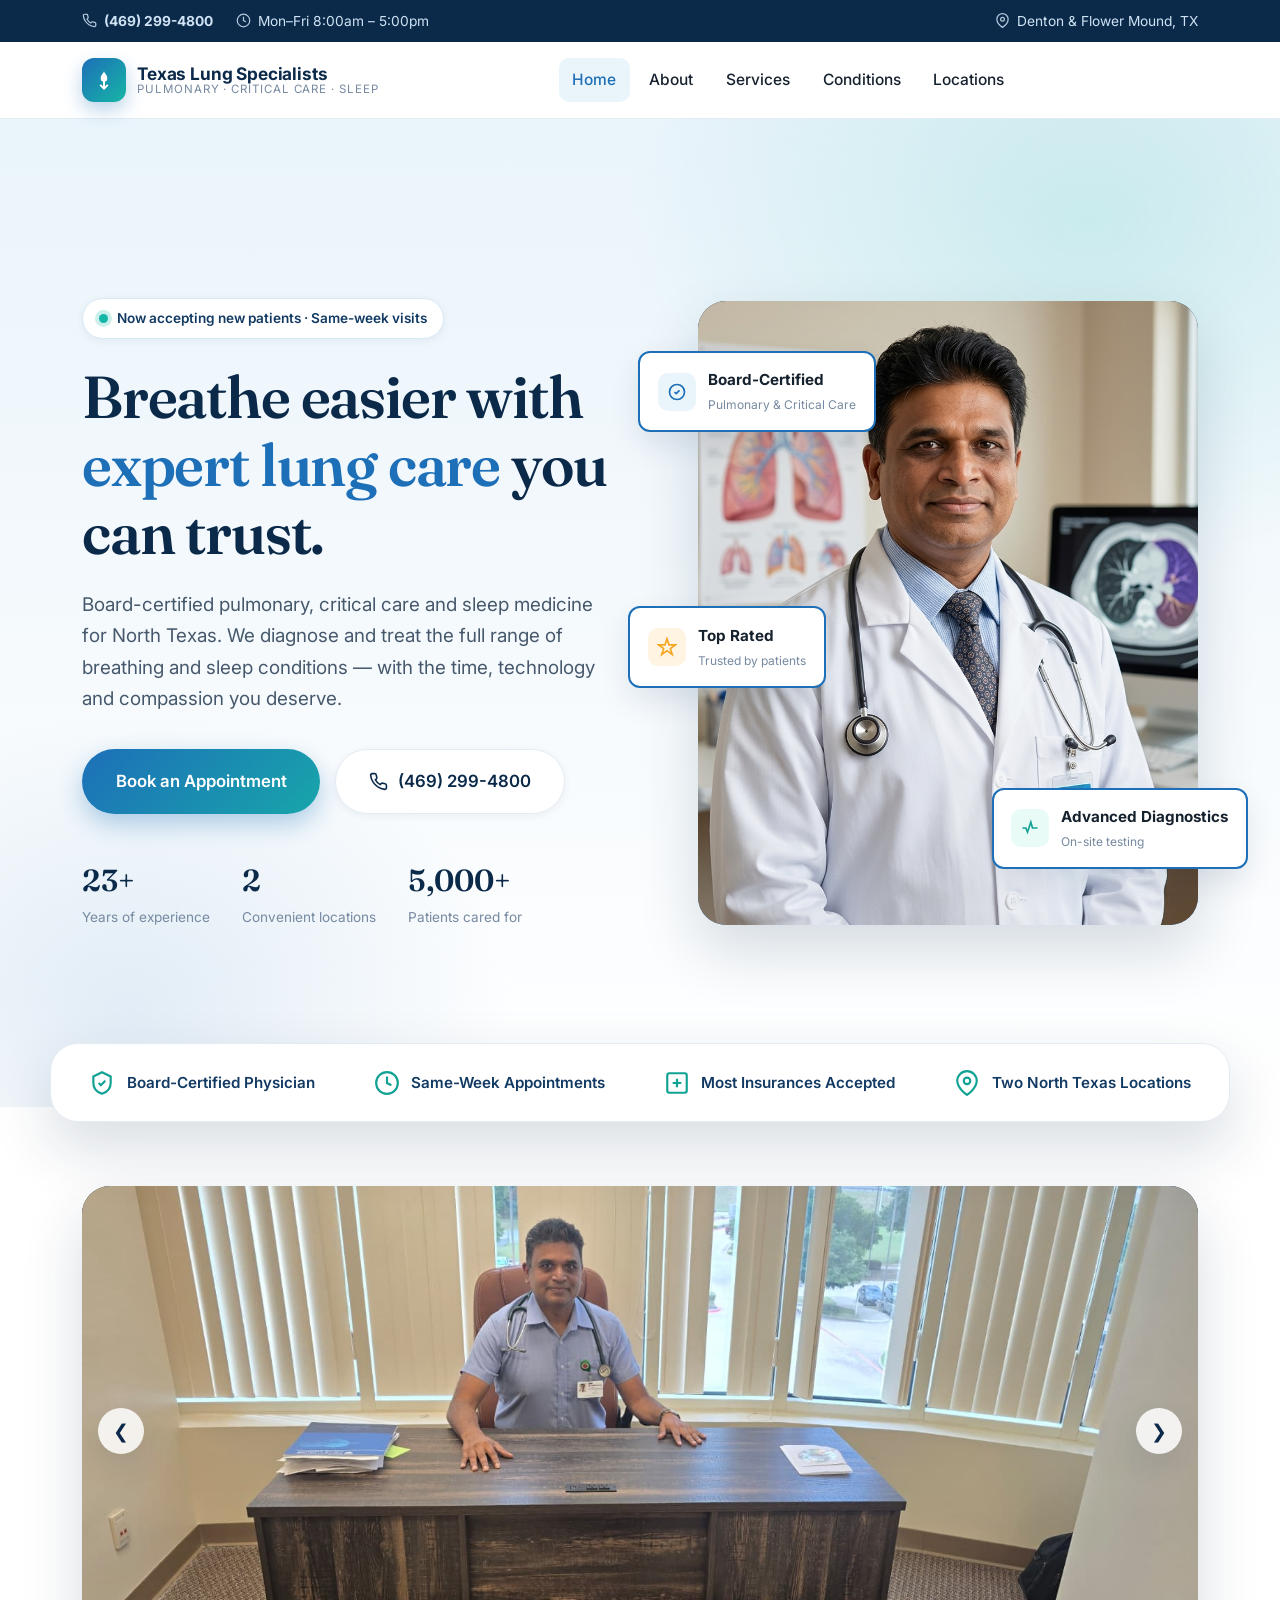
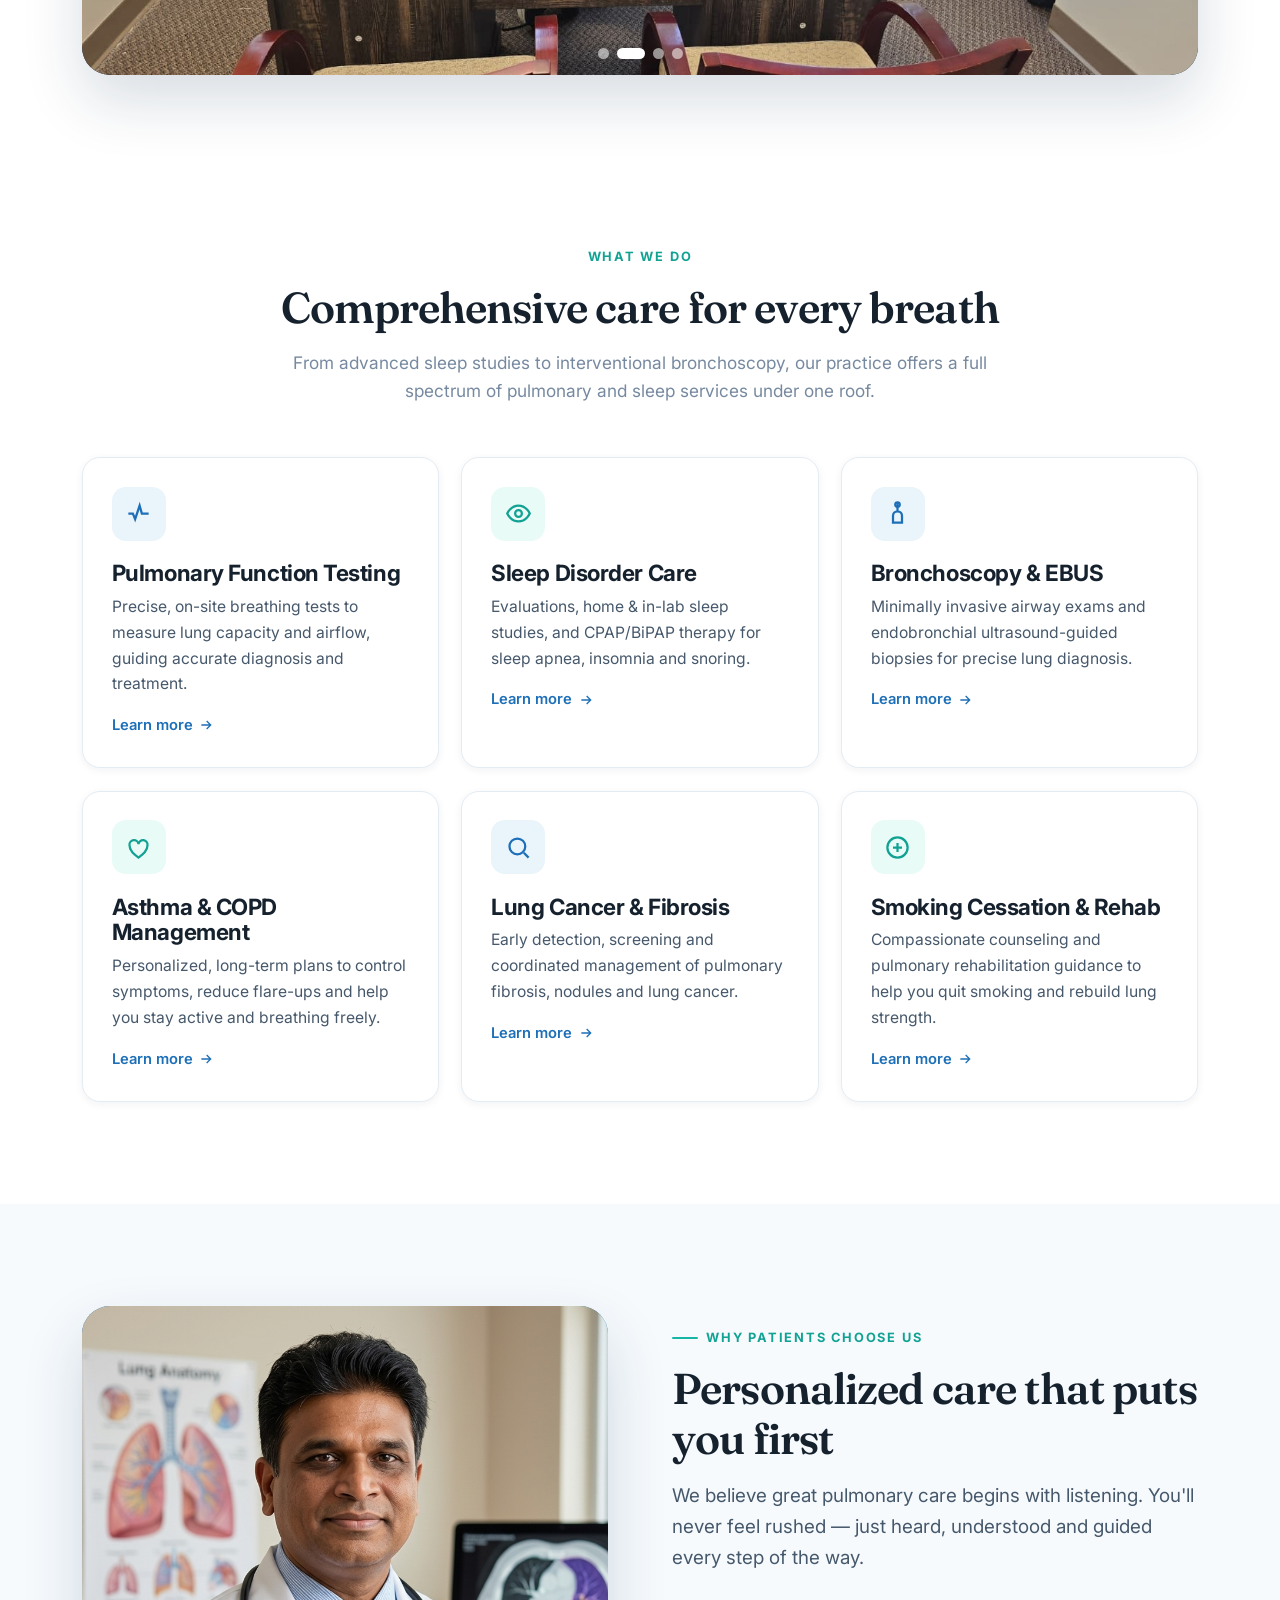
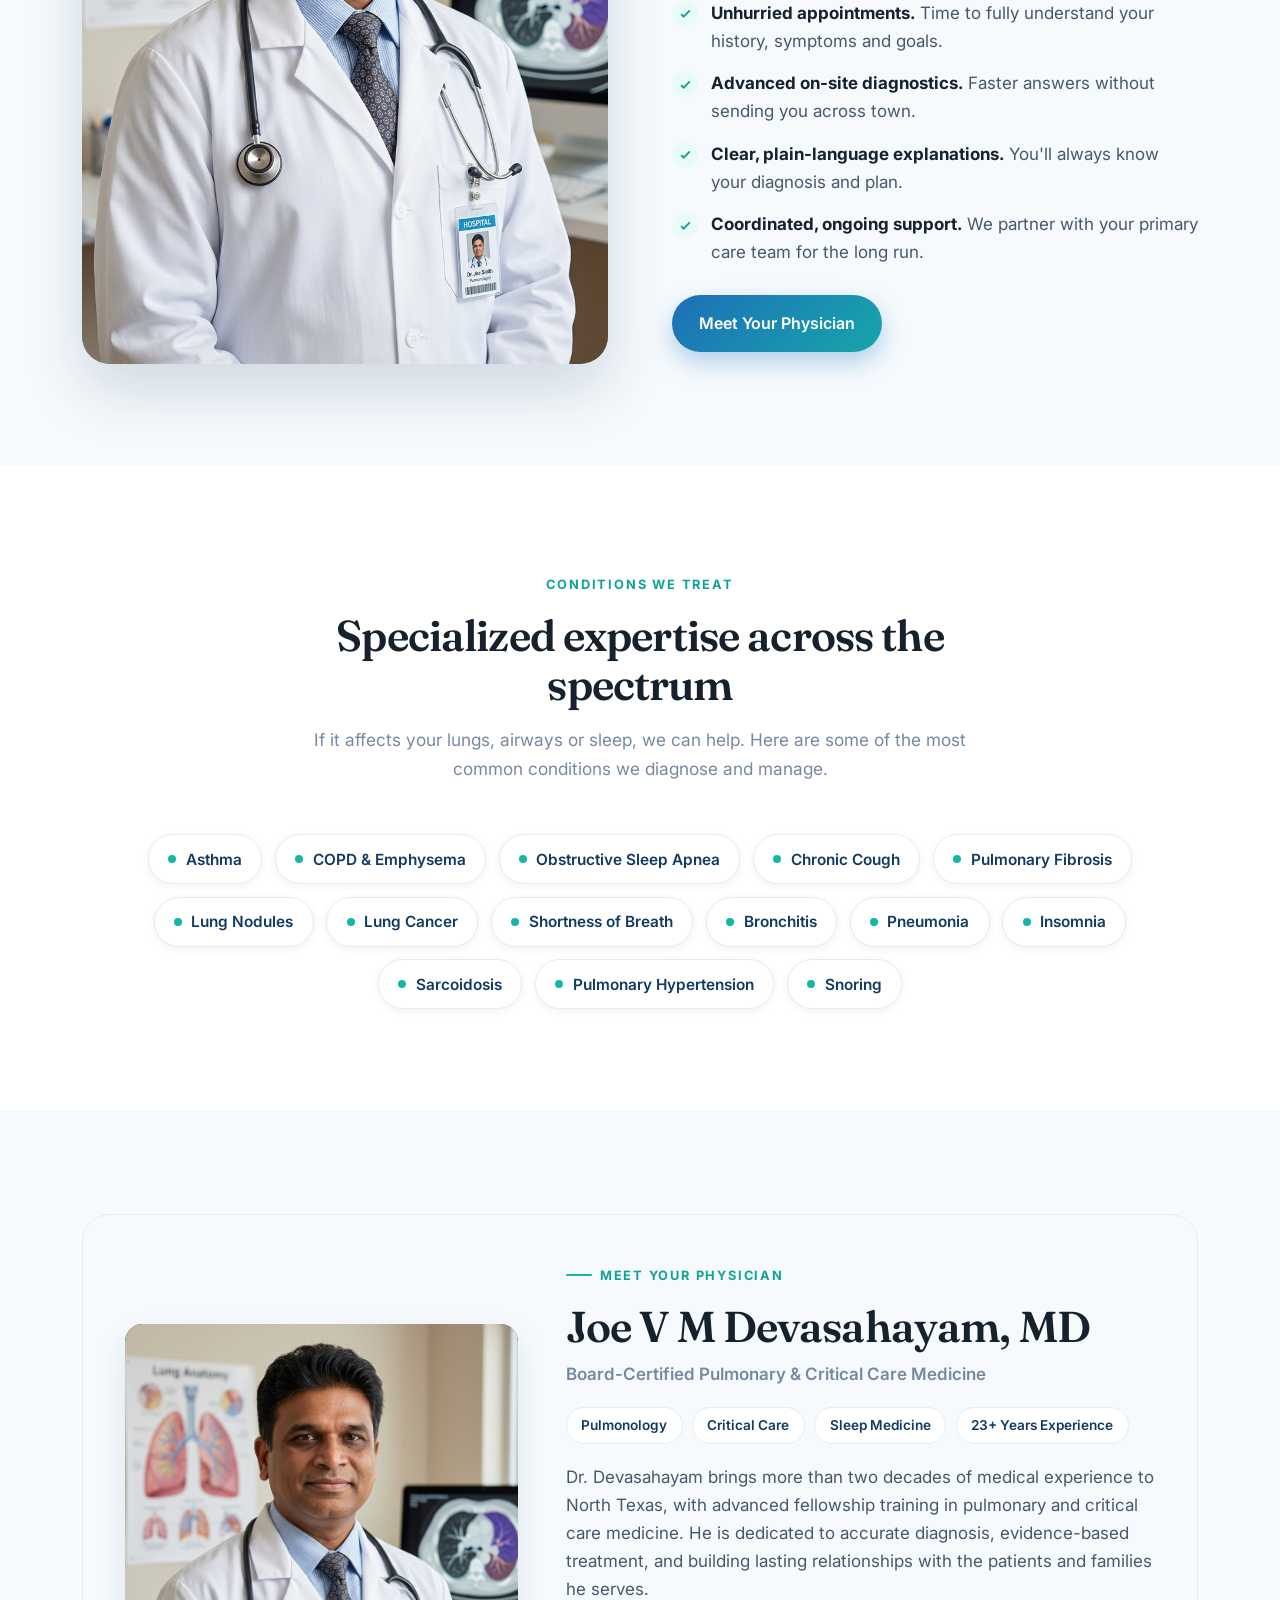
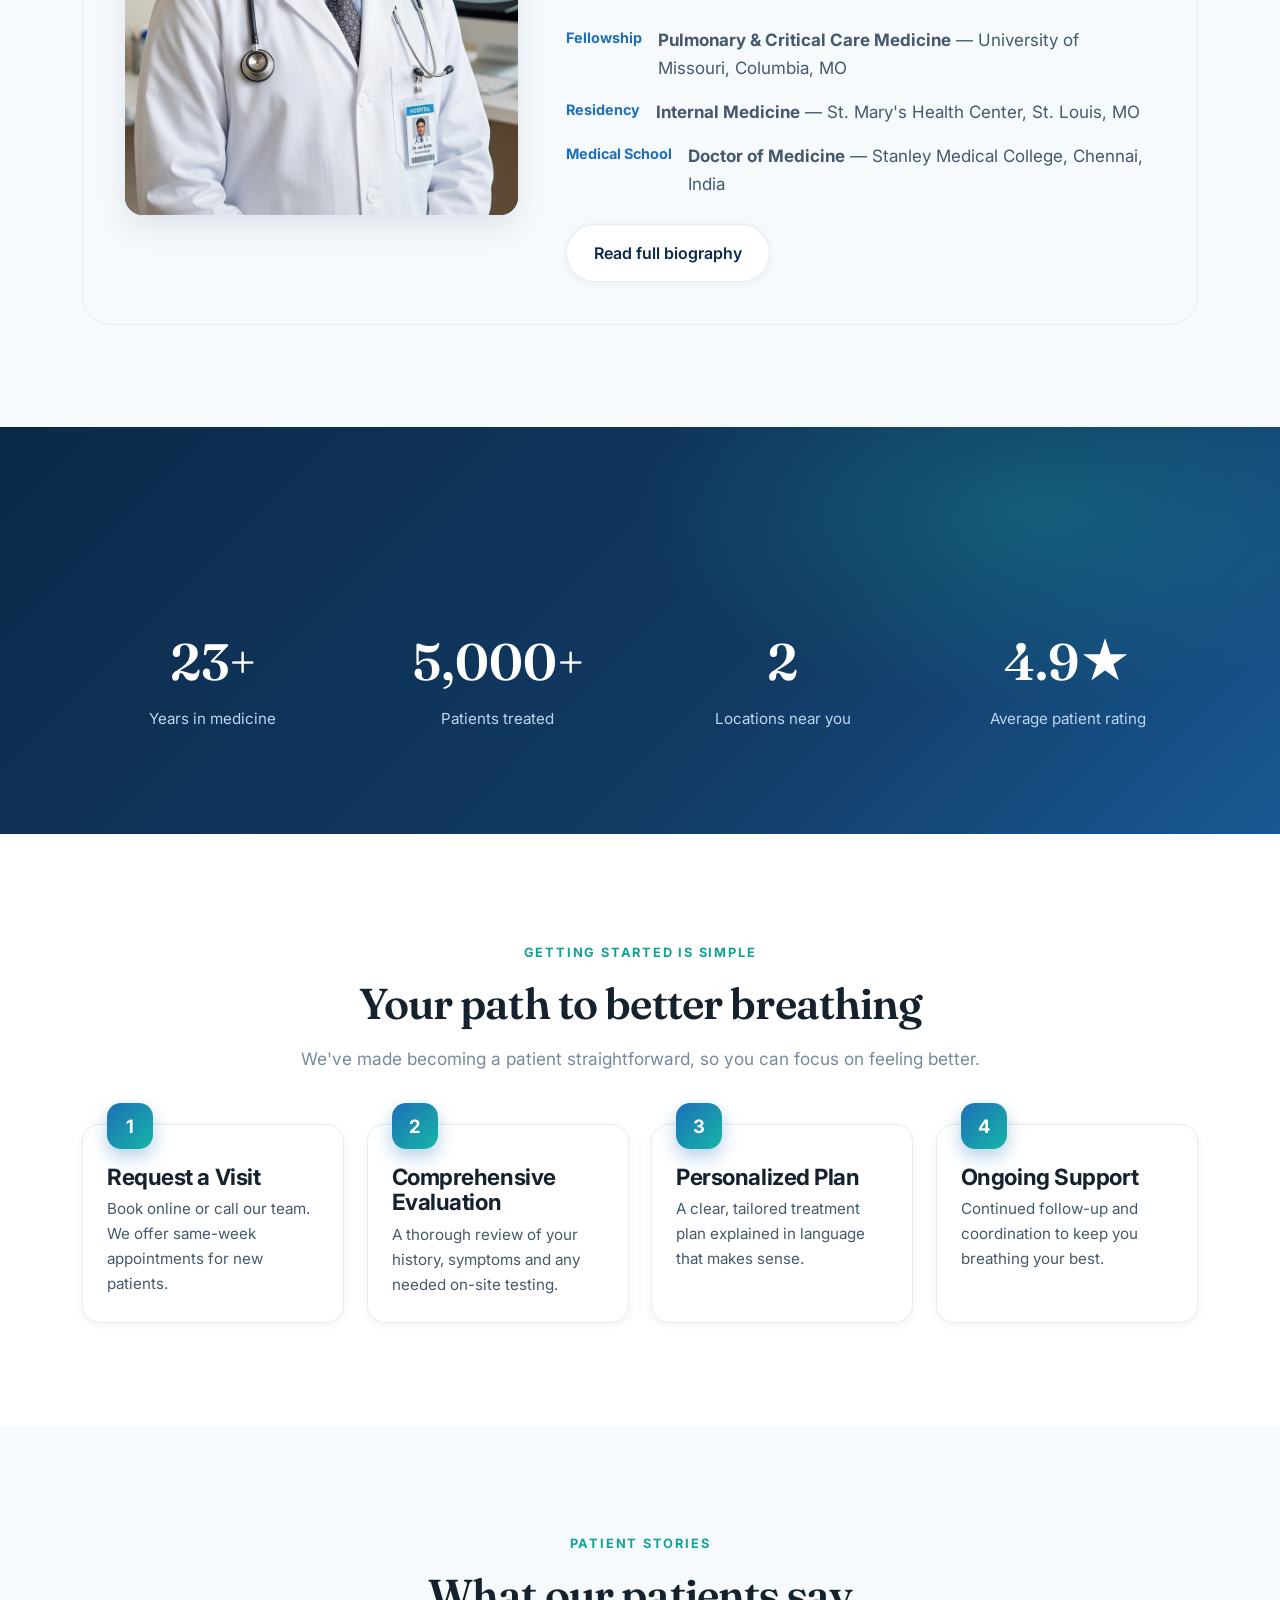
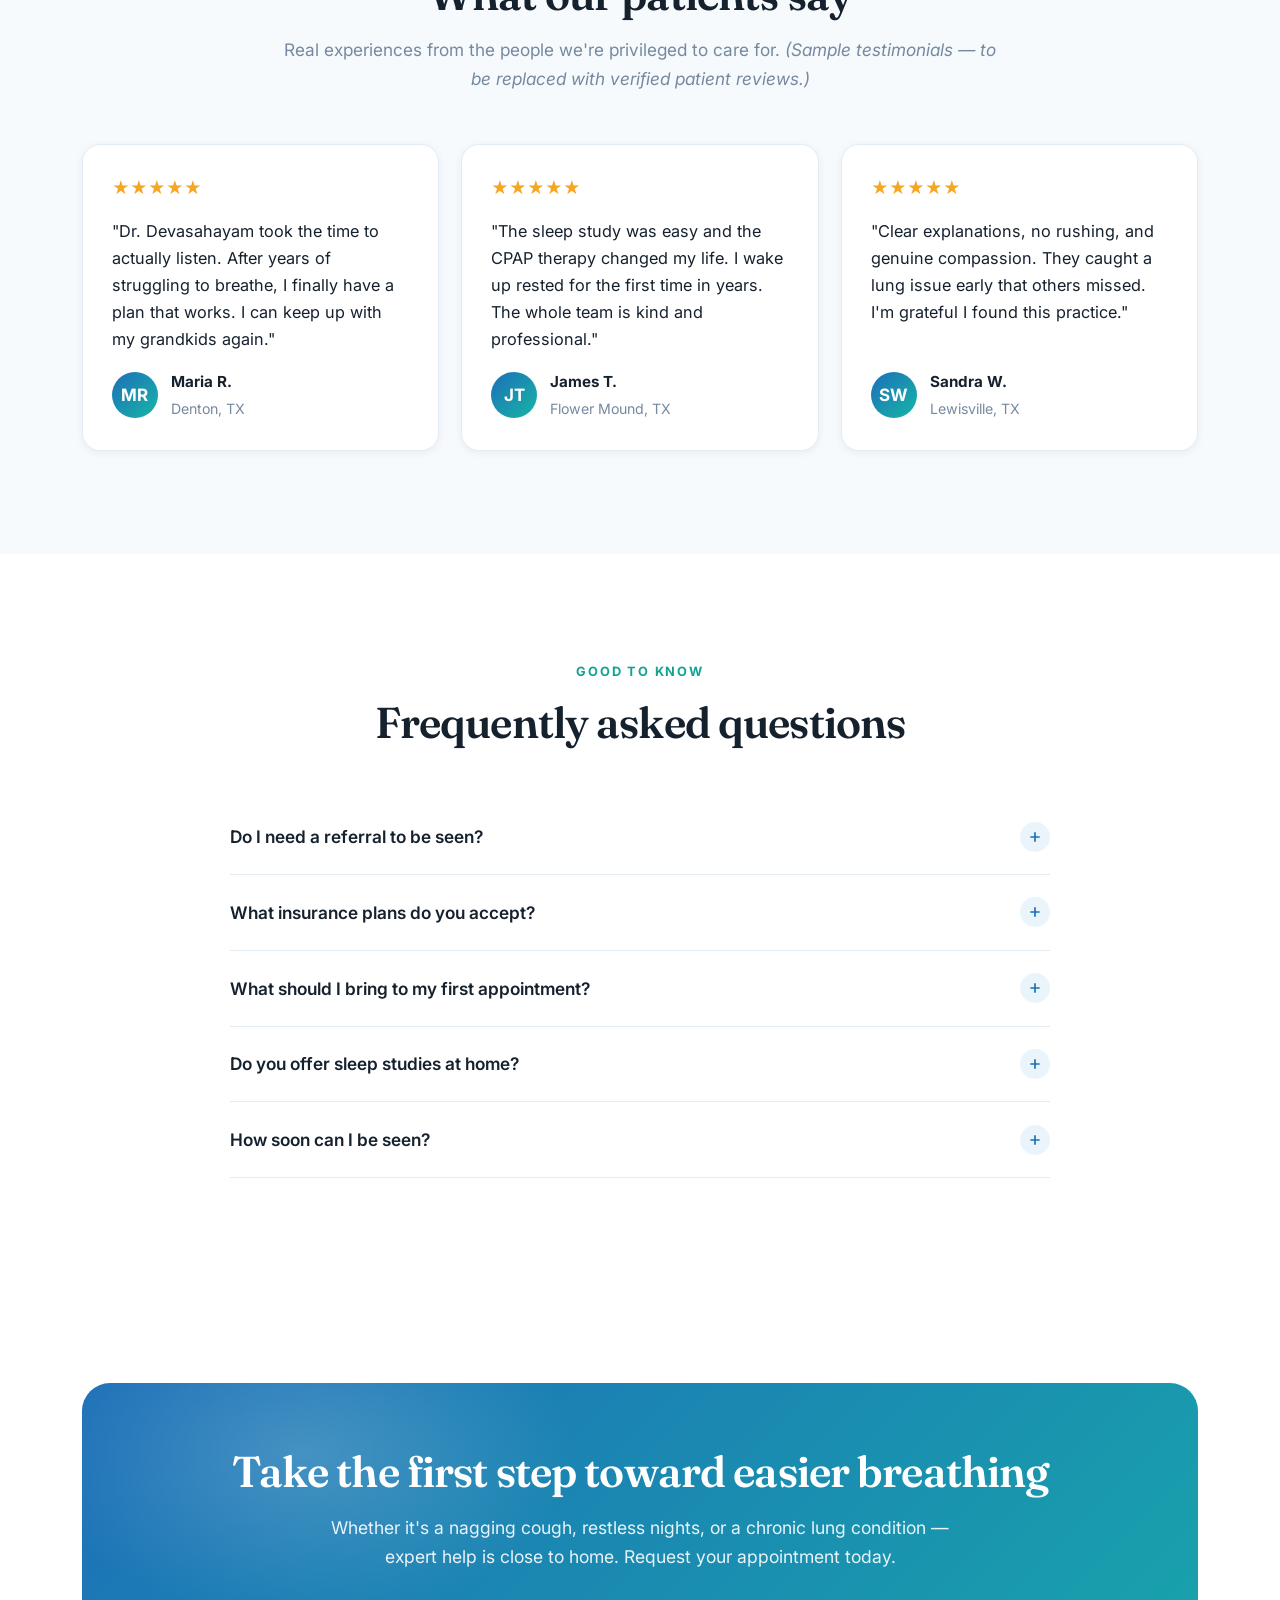
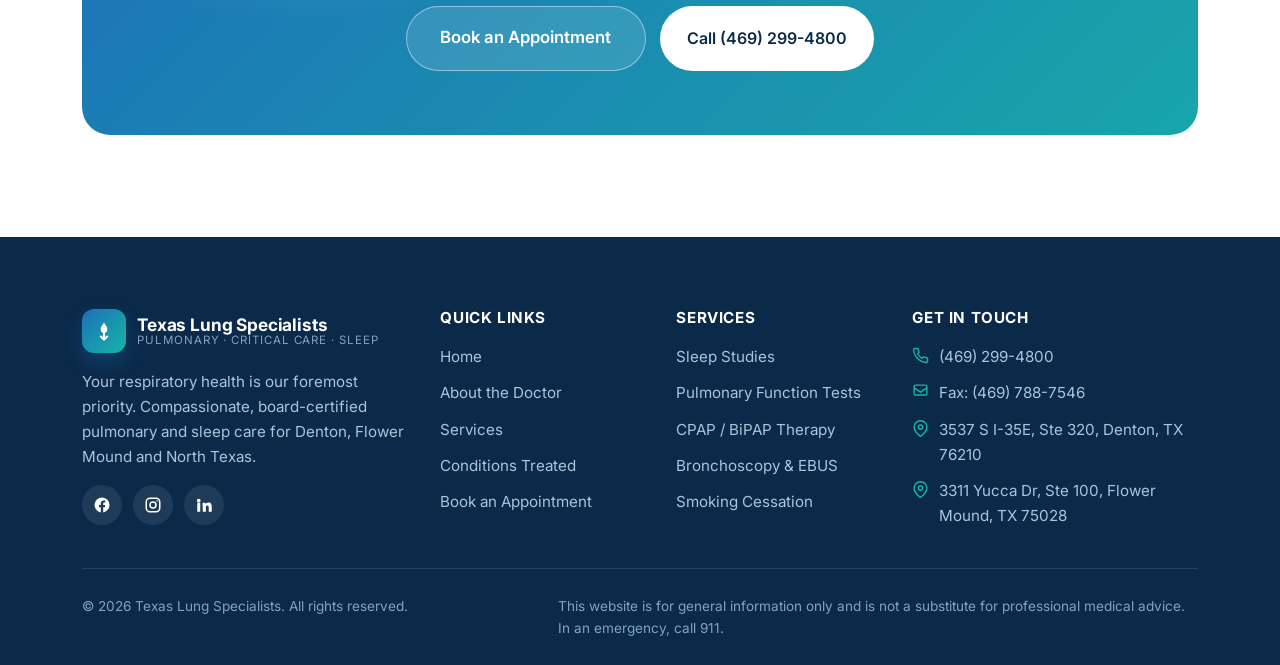
<file: index.html>
<!DOCTYPE html>
<html lang="en">
<head>
<meta charset="UTF-8">
<meta name="viewport" content="width=device-width, initial-scale=1.0">
<title>Texas Lung Specialists | Pulmonary & Sleep Care in Denton & Flower Mound</title>
<meta name="description" content="Board-certified pulmonary, critical care & sleep medicine in Denton and Flower Mound, TX. Expert care for asthma, COPD, sleep apnea, pulmonary fibrosis and lung cancer. Same-week appointments.">
<link rel="preconnect" href="https://fonts.googleapis.com">
<link rel="preconnect" href="https://fonts.gstatic.com" crossorigin>
<link href="https://fonts.googleapis.com/css2?family=Fraunces:opsz,wght@9..144,500;9..144,600;9..144,700&family=Inter:wght@400;500;600;700&display=swap" rel="stylesheet">
<link rel="stylesheet" href="css/styles.css?v=20260612">
<link rel="icon" href="data:image/svg+xml,%3Csvg xmlns='http://www.w3.org/2000/svg' viewBox='0 0 32 32'%3E%3Crect width='32' height='32' rx='8' fill='%231d6fb8'/%3E%3Cpath d='M16 7c-1 3-4 4-4 8a4 4 0 0 0 8 0c0-4-3-5-4-8z' fill='white'/%3E%3C/svg%3E">
</head>
<body>

<!-- ============ TOP BAR ============ -->
<div class="topbar">
  <div class="container">
    <div class="tb-group">
      <a class="tb-item" href="tel:4692994800">
        <svg viewBox="0 0 24 24" fill="none" stroke="currentColor" stroke-width="2"><path d="M22 16.92v3a2 2 0 0 1-2.18 2 19.79 19.79 0 0 1-8.63-3.07 19.5 19.5 0 0 1-6-6 19.79 19.79 0 0 1-3.07-8.67A2 2 0 0 1 4.11 2h3a2 2 0 0 1 2 1.72c.13.96.36 1.9.7 2.81a2 2 0 0 1-.45 2.11L8.09 9.91a16 16 0 0 0 6 6l1.27-1.27a2 2 0 0 1 2.11-.45c.91.34 1.85.57 2.81.7A2 2 0 0 1 22 16.92z"/></svg>
        <strong>(469) 299-4800</strong>
      </a>
      <span class="tb-item tb-group secondary">
        <svg viewBox="0 0 24 24" fill="none" stroke="currentColor" stroke-width="2"><circle cx="12" cy="12" r="10"/><path d="M12 6v6l4 2"/></svg>
        Mon–Fri 8:00am – 5:00pm
      </span>
    </div>
    <div class="tb-group secondary">
      <span class="tb-item">
        <svg viewBox="0 0 24 24" fill="none" stroke="currentColor" stroke-width="2"><path d="M21 10c0 7-9 13-9 13s-9-6-9-13a9 9 0 0 1 18 0z"/><circle cx="12" cy="10" r="3"/></svg>
        Denton &amp; Flower Mound, TX
      </span>
    </div>
  </div>
</div>

<!-- ============ HEADER ============ -->
<header class="header" id="header">
  <div class="container nav">
    <a class="brand" href="index.html" aria-label="Texas Lung Specialists home">
      <span class="brand-mark">
        <svg viewBox="0 0 24 24" fill="none" stroke="white" stroke-width="1.8"><path d="M12 4c-.8 2.5-3 3.2-3 6.5a3 3 0 0 0 6 0C15 7.2 12.8 6.5 12 4z" fill="white" stroke="none"/><path d="M12 13v7M8.5 16.5l3.5 3.5 3.5-3.5"/></svg>
      </span>
      <span class="brand-text"><strong>Texas Lung Specialists</strong><span>Pulmonary · Critical Care · Sleep</span></span>
    </a>
    <nav class="nav-links" id="navLinks">
      <a href="index.html" class="active link">Home</a>
      <a href="about.html" class="link">About</a>
      <a href="services.html" class="link">Services</a>
      <a href="services.html#conditions" class="link">Conditions</a>
      <a href="contact.html" class="link">Locations</a>
    </nav>
    <div class="nav-cta">
      <button class="nav-toggle" id="navToggle" aria-label="Menu"><span></span></button>
    </div>
  </div>
</header>

<!-- ============ HERO ============ -->
<section class="hero">
  <div class="container">
    <div class="hero-copy reveal">
      <span class="hero-badge"><span class="dot"></span> Now accepting new patients · Same-week visits</span>
      <h1>Breathe easier with <span class="accent">expert lung care</span> you can trust.</h1>
      <p class="lede">Board-certified pulmonary, critical care and sleep medicine for North Texas. We diagnose and treat the full range of breathing and sleep conditions — with the time, technology and compassion you deserve.</p>
      <div class="hero-actions">
        <a href="contact.html" class="btn btn-primary btn-lg">Book an Appointment</a>
        <a href="tel:4692994800" class="btn btn-outline btn-lg">
          <svg viewBox="0 0 24 24" fill="none" stroke="currentColor" stroke-width="2"><path d="M22 16.92v3a2 2 0 0 1-2.18 2 19.79 19.79 0 0 1-8.63-3.07 19.5 19.5 0 0 1-6-6 19.79 19.79 0 0 1-3.07-8.67A2 2 0 0 1 4.11 2h3a2 2 0 0 1 2 1.72c.13.96.36 1.9.7 2.81a2 2 0 0 1-.45 2.11L8.09 9.91a16 16 0 0 0 6 6l1.27-1.27a2 2 0 0 1 2.11-.45c.91.34 1.85.57 2.81.7A2 2 0 0 1 22 16.92z"/></svg>
          (469) 299-4800
        </a>
      </div>
      <div class="hero-trust">
        <div class="ht"><b>23+</b><span>Years of experience</span></div>
        <div class="ht"><b>2</b><span>Convenient locations</span></div>
        <div class="ht"><b>5,000+</b><span>Patients cared for</span></div>
      </div>
    </div>

    <div class="hero-visual reveal" data-delay="1">
      <div class="hero-photo">
        <img src="assets/Dr.Joe1.png" alt="Dr. Devasahayam — Board-Certified Pulmonary & Critical Care">
      </div>
      <div class="hero-float f1">
        <span class="ico" style="background:#eaf4fb;color:#1d6fb8">
          <svg viewBox="0 0 24 24" fill="none" stroke="currentColor" stroke-width="2"><path d="M9 12l2 2 4-4"/><circle cx="12" cy="12" r="9"/></svg>
        </span>
        <span><b>Board-Certified</b><small>Pulmonary &amp; Critical Care</small></span>
      </div>
      <div class="hero-float f2">
        <span class="ico" style="background:#e9fbf7;color:#11a294">
          <svg viewBox="0 0 24 24" fill="none" stroke="currentColor" stroke-width="2"><path d="M3 12h4l2 5 4-12 2 7h6"/></svg>
        </span>
        <span><b>Advanced Diagnostics</b><small>On-site testing</small></span>
      </div>
      <div class="hero-float f3">
        <span class="ico" style="background:#fff4e2;color:#f5a623">
          <svg viewBox="0 0 24 24" fill="none" stroke="currentColor" stroke-width="2"><path d="M12 2l2.4 7.4H22l-6 4.5 2.3 7.1-6.3-4.6L5.7 21l2.3-7.1-6-4.5h7.6z"/></svg>
        </span>
        <span><b>Top Rated</b><small>Trusted by patients</small></span>
      </div>
    </div>
  </div>
</section>

<!-- ============ TRUST BAR ============ -->
<div class="trustbar">
  <div class="container">
    <div class="tb-cell"><svg viewBox="0 0 24 24" fill="none" stroke="currentColor" stroke-width="2"><path d="M12 2l8 4v6c0 5-3.5 8.5-8 10-4.5-1.5-8-5-8-10V6z"/><path d="M9 12l2 2 4-4"/></svg> Board-Certified Physician</div>
    <div class="tb-cell"><svg viewBox="0 0 24 24" fill="none" stroke="currentColor" stroke-width="2"><circle cx="12" cy="12" r="10"/><path d="M12 6v6l4 2"/></svg> Same-Week Appointments</div>
    <div class="tb-cell"><svg viewBox="0 0 24 24" fill="none" stroke="currentColor" stroke-width="2"><rect x="3" y="3" width="18" height="18" rx="2"/><path d="M12 8v8M8 12h8"/></svg> Most Insurances Accepted</div>
    <div class="tb-cell"><svg viewBox="0 0 24 24" fill="none" stroke="currentColor" stroke-width="2"><path d="M21 10c0 7-9 13-9 13s-9-6-9-13a9 9 0 0 1 18 0z"/><circle cx="12" cy="10" r="3"/></svg> Two North Texas Locations</div>
  </div>
</div>

<!-- ============ PHOTO SLIDESHOW ============ -->
<section class="section-tight">
  <div class="container">
    <div class="slideshow reveal" id="slideshow">
      <div class="slides">
        <!-- Add / replace photos here. Each .slide holds one image. -->
        <div class="slide active"><img src="assets/image1.jpeg" alt="Dr. Joe V M Devasahayam, MD"></div>
        <div class="slide"><img src="assets/image2.jpeg" alt="Dr. Devasahayam at the clinic"></div>
        <div class="slide"><img src="assets/image3.jpeg" alt="Texas Lung Specialists office"></div>
        <div class="slide"><img src="assets/image4.jpeg" alt="Clinic Equipments"></div>
      </div>
      <button class="slide-nav prev" aria-label="Previous slide">&#10094;</button>
      <button class="slide-nav next" aria-label="Next slide">&#10095;</button>
      <div class="slide-dots"></div>
    </div>
  </div>
</section>

<!-- ============ SERVICES ============ -->
<section id="services">
  <div class="container">
    <div class="section-head center reveal">
      <span class="eyebrow">What We Do</span>
      <h2>Comprehensive care for every breath</h2>
      <p>From advanced sleep studies to interventional bronchoscopy, our practice offers a full spectrum of pulmonary and sleep services under one roof.</p>
    </div>
    <div class="grid grid-3">
      <article class="card reveal">
        <span class="ico"><svg viewBox="0 0 24 24" fill="none" stroke="currentColor" stroke-width="2"><path d="M3 12h4l2 5 4-12 2 7h6"/></svg></span>
        <h3>Pulmonary Function Testing</h3>
        <p>Precise, on-site breathing tests to measure lung capacity and airflow, guiding accurate diagnosis and treatment.</p>
        <a class="more" href="services.html">Learn more <svg viewBox="0 0 24 24" fill="none" stroke="currentColor" stroke-width="2"><path d="M5 12h14M13 6l6 6-6 6"/></svg></a>
      </article>
      <article class="card reveal" data-delay="1">
        <span class="ico teal"><svg viewBox="0 0 24 24" fill="none" stroke="currentColor" stroke-width="2"><path d="M2 12s3-7 10-7 10 7 10 7-3 7-10 7-10-7-10-7z"/><circle cx="12" cy="12" r="3"/></svg></span>
        <h3>Sleep Disorder Care</h3>
        <p>Evaluations, home &amp; in-lab sleep studies, and CPAP/BiPAP therapy for sleep apnea, insomnia and snoring.</p>
        <a class="more" href="services.html">Learn more <svg viewBox="0 0 24 24" fill="none" stroke="currentColor" stroke-width="2"><path d="M5 12h14M13 6l6 6-6 6"/></svg></a>
      </article>
      <article class="card reveal" data-delay="2">
        <span class="ico"><svg viewBox="0 0 24 24" fill="none" stroke="currentColor" stroke-width="2"><path d="M12 2v8M12 10a4 4 0 0 0-4 4v6h8v-6a4 4 0 0 0-4-4z"/><circle cx="12" cy="4" r="2"/></svg></span>
        <h3>Bronchoscopy &amp; EBUS</h3>
        <p>Minimally invasive airway exams and endobronchial ultrasound-guided biopsies for precise lung diagnosis.</p>
        <a class="more" href="services.html">Learn more <svg viewBox="0 0 24 24" fill="none" stroke="currentColor" stroke-width="2"><path d="M5 12h14M13 6l6 6-6 6"/></svg></a>
      </article>
      <article class="card reveal">
        <span class="ico teal"><svg viewBox="0 0 24 24" fill="none" stroke="currentColor" stroke-width="2"><path d="M12 21c-4-3-8-6-8-11a4 4 0 0 1 8-1 4 4 0 0 1 8 1c0 5-4 8-8 11z"/></svg></span>
        <h3>Asthma &amp; COPD Management</h3>
        <p>Personalized, long-term plans to control symptoms, reduce flare-ups and help you stay active and breathing freely.</p>
        <a class="more" href="services.html">Learn more <svg viewBox="0 0 24 24" fill="none" stroke="currentColor" stroke-width="2"><path d="M5 12h14M13 6l6 6-6 6"/></svg></a>
      </article>
      <article class="card reveal" data-delay="1">
        <span class="ico"><svg viewBox="0 0 24 24" fill="none" stroke="currentColor" stroke-width="2"><circle cx="11" cy="11" r="7"/><path d="M21 21l-4.3-4.3"/></svg></span>
        <h3>Lung Cancer &amp; Fibrosis</h3>
        <p>Early detection, screening and coordinated management of pulmonary fibrosis, nodules and lung cancer.</p>
        <a class="more" href="services.html">Learn more <svg viewBox="0 0 24 24" fill="none" stroke="currentColor" stroke-width="2"><path d="M5 12h14M13 6l6 6-6 6"/></svg></a>
      </article>
      <article class="card reveal" data-delay="2">
        <span class="ico teal"><svg viewBox="0 0 24 24" fill="none" stroke="currentColor" stroke-width="2"><path d="M3 12a9 9 0 1 0 18 0 9 9 0 0 0-18 0z"/><path d="M8 12h8M12 8v8"/></svg></span>
        <h3>Smoking Cessation &amp; Rehab</h3>
        <p>Compassionate counseling and pulmonary rehabilitation guidance to help you quit smoking and rebuild lung strength.</p>
        <a class="more" href="services.html">Learn more <svg viewBox="0 0 24 24" fill="none" stroke="currentColor" stroke-width="2"><path d="M5 12h14M13 6l6 6-6 6"/></svg></a>
      </article>
    </div>
  </div>
</section>

<!-- ============ WHY CHOOSE US (split) ============ -->
<section style="background:var(--cloud)">
  <div class="container split">
    <div class="reveal">
      <div class="media-frame portrait">
        <img src="assets/Dr.Joe1.png" alt="Dr. Devasahayam — Board-Certified Pulmonary & Critical Care">
      </div>
    </div>
    <div class="reveal" data-delay="1">
      <span class="eyebrow">Why Patients Choose Us</span>
      <h2>Personalized care that puts you first</h2>
      <p class="lede" style="margin-top:1rem">We believe great pulmonary care begins with listening. You'll never feel rushed — just heard, understood and guided every step of the way.</p>
      <ul class="checklist">
        <li><span class="tick"><svg viewBox="0 0 24 24" fill="none" stroke="currentColor" stroke-width="3"><path d="M5 13l4 4L19 7"/></svg></span><div><b>Unhurried appointments.</b> Time to fully understand your history, symptoms and goals.</div></li>
        <li><span class="tick"><svg viewBox="0 0 24 24" fill="none" stroke="currentColor" stroke-width="3"><path d="M5 13l4 4L19 7"/></svg></span><div><b>Advanced on-site diagnostics.</b> Faster answers without sending you across town.</div></li>
        <li><span class="tick"><svg viewBox="0 0 24 24" fill="none" stroke="currentColor" stroke-width="3"><path d="M5 13l4 4L19 7"/></svg></span><div><b>Clear, plain-language explanations.</b> You'll always know your diagnosis and plan.</div></li>
        <li><span class="tick"><svg viewBox="0 0 24 24" fill="none" stroke="currentColor" stroke-width="3"><path d="M5 13l4 4L19 7"/></svg></span><div><b>Coordinated, ongoing support.</b> We partner with your primary care team for the long run.</div></li>
      </ul>
      <a href="about.html" class="btn btn-primary" style="margin-top:1.8rem">Meet Your Physician</a>
    </div>
  </div>
</section>

<!-- ============ CONDITIONS ============ -->
<section id="conditions">
  <div class="container">
    <div class="section-head center reveal">
      <span class="eyebrow">Conditions We Treat</span>
      <h2>Specialized expertise across the spectrum</h2>
      <p>If it affects your lungs, airways or sleep, we can help. Here are some of the most common conditions we diagnose and manage.</p>
    </div>
    <div class="conditions reveal" style="justify-content:center">
      <span class="condition"><span class="dot"></span> Asthma</span>
      <span class="condition"><span class="dot"></span> COPD &amp; Emphysema</span>
      <span class="condition"><span class="dot"></span> Obstructive Sleep Apnea</span>
      <span class="condition"><span class="dot"></span> Chronic Cough</span>
      <span class="condition"><span class="dot"></span> Pulmonary Fibrosis</span>
      <span class="condition"><span class="dot"></span> Lung Nodules</span>
      <span class="condition"><span class="dot"></span> Lung Cancer</span>
      <span class="condition"><span class="dot"></span> Shortness of Breath</span>
      <span class="condition"><span class="dot"></span> Bronchitis</span>
      <span class="condition"><span class="dot"></span> Pneumonia</span>
      <span class="condition"><span class="dot"></span> Insomnia</span>
      <span class="condition"><span class="dot"></span> Sarcoidosis</span>
      <span class="condition"><span class="dot"></span> Pulmonary Hypertension</span>
      <span class="condition"><span class="dot"></span> Snoring</span>
    </div>
  </div>
</section>

<!-- ============ DOCTOR SPOTLIGHT ============ -->
<section style="background:var(--cloud)">
  <div class="container">
    <div class="doc-card reveal">
      <div class="doc-photo">
        <img src="assets/Dr.Joe1.png" alt="Dr. Joe V M Devasahayam, MD" style="object-position:50% 18%">
      </div>
      <div>
        <span class="eyebrow">Meet Your Physician</span>
        <h2>Joe V M Devasahayam, MD</h2>
        <p style="margin-top:.5rem;color:var(--muted);font-weight:600">Board-Certified Pulmonary &amp; Critical Care Medicine</p>
        <div class="doc-cred">
          <span class="pill">Pulmonology</span>
          <span class="pill">Critical Care</span>
          <span class="pill">Sleep Medicine</span>
          <span class="pill">23+ Years Experience</span>
        </div>
        <p>Dr. Devasahayam brings more than two decades of medical experience to North Texas, with advanced fellowship training in pulmonary and critical care medicine. He is dedicated to accurate diagnosis, evidence-based treatment, and building lasting relationships with the patients and families he serves.</p>
        <ul class="timeline">
          <li><span class="yr">Fellowship</span><div><b>Pulmonary &amp; Critical Care Medicine</b> — University of Missouri, Columbia, MO</div></li>
          <li><span class="yr">Residency</span><div><b>Internal Medicine</b> — St. Mary's Health Center, St. Louis, MO</div></li>
          <li><span class="yr">Medical&nbsp;School</span><div><b>Doctor of Medicine</b> — Stanley Medical College, Chennai, India</div></li>
        </ul>
        <a href="about.html" class="btn btn-outline" style="margin-top:1.6rem">Read full biography</a>
      </div>
    </div>
  </div>
</section>

<!-- ============ STATS BAND ============ -->
<section class="band">
  <div class="container">
    <div class="section-head center reveal" style="margin-bottom:2.5rem">
      <h2>Trusted care, measurable difference</h2>
    </div>
    <div class="stats">
      <div class="stat reveal"><b>23+</b><span>Years in medicine</span></div>
      <div class="stat reveal" data-delay="1"><b>5,000+</b><span>Patients treated</span></div>
      <div class="stat reveal" data-delay="2"><b>2</b><span>Locations near you</span></div>
      <div class="stat reveal" data-delay="3"><b>4.9★</b><span>Average patient rating</span></div>
    </div>
  </div>
</section>

<!-- ============ HOW IT WORKS ============ -->
<section>
  <div class="container">
    <div class="section-head center reveal">
      <span class="eyebrow">Getting Started Is Simple</span>
      <h2>Your path to better breathing</h2>
      <p>We've made becoming a patient straightforward, so you can focus on feeling better.</p>
    </div>
    <div class="steps">
      <div class="step reveal"><h3>Request a Visit</h3><p>Book online or call our team. We offer same-week appointments for new patients.</p></div>
      <div class="step reveal" data-delay="1"><h3>Comprehensive Evaluation</h3><p>A thorough review of your history, symptoms and any needed on-site testing.</p></div>
      <div class="step reveal" data-delay="2"><h3>Personalized Plan</h3><p>A clear, tailored treatment plan explained in language that makes sense.</p></div>
      <div class="step reveal" data-delay="3"><h3>Ongoing Support</h3><p>Continued follow-up and coordination to keep you breathing your best.</p></div>
    </div>
  </div>
</section>

<!-- ============ TESTIMONIALS ============ -->
<section class="testi">
  <div class="container">
    <div class="section-head center reveal">
      <span class="eyebrow">Patient Stories</span>
      <h2>What our patients say</h2>
      <p>Real experiences from the people we're privileged to care for. <em>(Sample testimonials — to be replaced with verified patient reviews.)</em></p>
    </div>
    <div class="grid grid-3">
      <article class="t-card reveal">
        <div class="t-stars">★★★★★</div>
        <p>"Dr. Devasahayam took the time to actually listen. After years of struggling to breathe, I finally have a plan that works. I can keep up with my grandkids again."</p>
        <div class="t-author"><span class="t-avatar">MR</span><div><b>Maria R.</b><small>Denton, TX</small></div></div>
      </article>
      <article class="t-card reveal" data-delay="1">
        <div class="t-stars">★★★★★</div>
        <p>"The sleep study was easy and the CPAP therapy changed my life. I wake up rested for the first time in years. The whole team is kind and professional."</p>
        <div class="t-author"><span class="t-avatar">JT</span><div><b>James T.</b><small>Flower Mound, TX</small></div></div>
      </article>
      <article class="t-card reveal" data-delay="2">
        <div class="t-stars">★★★★★</div>
        <p>"Clear explanations, no rushing, and genuine compassion. They caught a lung issue early that others missed. I'm grateful I found this practice."</p>
        <div class="t-author"><span class="t-avatar">SW</span><div><b>Sandra W.</b><small>Lewisville, TX</small></div></div>
      </article>
    </div>
  </div>
</section>

<!-- ============ FAQ ============ -->
<section>
  <div class="container">
    <div class="section-head center reveal">
      <span class="eyebrow">Good To Know</span>
      <h2>Frequently asked questions</h2>
    </div>
    <div class="faq reveal">
      <div class="faq-item">
        <button class="faq-q">Do I need a referral to be seen? <span class="pm"><svg viewBox="0 0 24 24" fill="none" stroke="currentColor" stroke-width="2.5"><path d="M12 5v14M5 12h14"/></svg></span></button>
        <div class="faq-a"><p>Many patients are referred by their primary care provider, but a referral is not always required. Some insurance plans do require one — we're happy to help you check. Call us at (469) 299-4800 and our team will guide you.</p></div>
      </div>
      <div class="faq-item">
        <button class="faq-q">What insurance plans do you accept? <span class="pm"><svg viewBox="0 0 24 24" fill="none" stroke="currentColor" stroke-width="2.5"><path d="M12 5v14M5 12h14"/></svg></span></button>
        <div class="faq-a"><p>We accept most major insurance plans, including Medicare. <em>(Final accepted-plans list to be confirmed.)</em> Please contact our office with your insurance details and we'll verify your coverage before your visit.</p></div>
      </div>
      <div class="faq-item">
        <button class="faq-q">What should I bring to my first appointment? <span class="pm"><svg viewBox="0 0 24 24" fill="none" stroke="currentColor" stroke-width="2.5"><path d="M12 5v14M5 12h14"/></svg></span></button>
        <div class="faq-a"><p>Please bring a photo ID, your insurance card, a list of current medications, and any recent imaging (such as chest X-rays or CT scans) or test results from other providers. Arriving 15 minutes early helps us get you checked in smoothly.</p></div>
      </div>
      <div class="faq-item">
        <button class="faq-q">Do you offer sleep studies at home? <span class="pm"><svg viewBox="0 0 24 24" fill="none" stroke="currentColor" stroke-width="2.5"><path d="M12 5v14M5 12h14"/></svg></span></button>
        <div class="faq-a"><p>Yes. Depending on your symptoms, we offer both convenient home sleep testing and in-lab studies. Dr. Devasahayam will recommend the right option for an accurate diagnosis of conditions like sleep apnea.</p></div>
      </div>
      <div class="faq-item">
        <button class="faq-q">How soon can I be seen? <span class="pm"><svg viewBox="0 0 24 24" fill="none" stroke="currentColor" stroke-width="2.5"><path d="M12 5v14M5 12h14"/></svg></span></button>
        <div class="faq-a"><p>We strive to offer same-week appointments for new patients. For urgent breathing concerns, please call our office directly so we can prioritize your care.</p></div>
      </div>
    </div>
  </div>
</section>

<!-- ============ CTA ============ -->
<section>
  <div class="container">
    <div class="cta-band reveal">
      <h2>Take the first step toward easier breathing</h2>
      <p>Whether it's a nagging cough, restless nights, or a chronic lung condition — expert help is close to home. Request your appointment today.</p>
      <div class="hero-actions">
        <a href="contact.html" class="btn btn-ghost btn-lg">Book an Appointment</a>
        <a href="tel:4692994800" class="btn" style="background:#fff;color:var(--navy)">Call (469) 299-4800</a>
      </div>
    </div>
  </div>
</section>

<!-- ============ FOOTER ============ -->
<footer class="footer">
  <div class="container">
    <div class="footer-grid">
      <div class="foot-about">
        <a class="brand" href="index.html">
          <span class="brand-mark"><svg viewBox="0 0 24 24" fill="none" stroke="white" stroke-width="1.8"><path d="M12 4c-.8 2.5-3 3.2-3 6.5a3 3 0 0 0 6 0C15 7.2 12.8 6.5 12 4z" fill="white" stroke="none"/><path d="M12 13v7M8.5 16.5l3.5 3.5 3.5-3.5"/></svg></span>
          <span class="brand-text"><strong>Texas Lung Specialists</strong><span>Pulmonary · Critical Care · Sleep</span></span>
        </a>
        <p>Your respiratory health is our foremost priority. Compassionate, board-certified pulmonary and sleep care for Denton, Flower Mound and North Texas.</p>
        <div class="socials">
          <a href="#" aria-label="Facebook"><svg viewBox="0 0 24 24" fill="currentColor"><path d="M22 12a10 10 0 1 0-11.6 9.9v-7H7.9V12h2.5V9.8c0-2.5 1.5-3.9 3.8-3.9 1.1 0 2.2.2 2.2.2v2.5h-1.2c-1.2 0-1.6.8-1.6 1.6V12h2.7l-.4 2.9h-2.3v7A10 10 0 0 0 22 12z"/></svg></a>
          <a href="#" aria-label="Instagram"><svg viewBox="0 0 24 24" fill="none" stroke="currentColor" stroke-width="2"><rect x="3" y="3" width="18" height="18" rx="5"/><circle cx="12" cy="12" r="4"/><circle cx="17.5" cy="6.5" r="1" fill="currentColor" stroke="none"/></svg></a>
          <a href="#" aria-label="LinkedIn"><svg viewBox="0 0 24 24" fill="currentColor"><path d="M4.98 3.5a2.5 2.5 0 1 1 0 5 2.5 2.5 0 0 1 0-5zM3 9h4v12H3zM10 9h3.8v1.7h.1c.5-1 1.8-2 3.7-2 4 0 4.7 2.6 4.7 6V21h-4v-5.3c0-1.3 0-2.9-1.8-2.9s-2 1.4-2 2.8V21h-4z"/></svg></a>
        </div>
      </div>
      <div>
        <h4>Quick Links</h4>
        <ul>
          <li><a href="index.html">Home</a></li>
          <li><a href="about.html">About the Doctor</a></li>
          <li><a href="services.html">Services</a></li>
          <li><a href="services.html#conditions">Conditions Treated</a></li>
          <li><a href="contact.html">Book an Appointment</a></li>
        </ul>
      </div>
      <div>
        <h4>Services</h4>
        <ul>
          <li><a href="services.html">Sleep Studies</a></li>
          <li><a href="services.html">Pulmonary Function Tests</a></li>
          <li><a href="services.html">CPAP / BiPAP Therapy</a></li>
          <li><a href="services.html">Bronchoscopy &amp; EBUS</a></li>
          <li><a href="services.html">Smoking Cessation</a></li>
        </ul>
      </div>
      <div>
        <h4>Get In Touch</h4>
        <ul class="foot-contact">
          <li><svg viewBox="0 0 24 24" fill="none" stroke="currentColor" stroke-width="2"><path d="M22 16.92v3a2 2 0 0 1-2.18 2 19.79 19.79 0 0 1-8.63-3.07 19.5 19.5 0 0 1-6-6 19.79 19.79 0 0 1-3.07-8.67A2 2 0 0 1 4.11 2h3a2 2 0 0 1 2 1.72c.13.96.36 1.9.7 2.81a2 2 0 0 1-.45 2.11L8.09 9.91a16 16 0 0 0 6 6l1.27-1.27a2 2 0 0 1 2.11-.45c.91.34 1.85.57 2.81.7A2 2 0 0 1 22 16.92z"/></svg> <a href="tel:4692994800">(469) 299-4800</a></li>
          <li><svg viewBox="0 0 24 24" fill="none" stroke="currentColor" stroke-width="2"><rect x="3" y="3" width="18" height="14" rx="2"/><path d="M3 7l9 6 9-6"/></svg> Fax: (469) 788-7546</li>
          <li><svg viewBox="0 0 24 24" fill="none" stroke="currentColor" stroke-width="2"><path d="M21 10c0 7-9 13-9 13s-9-6-9-13a9 9 0 0 1 18 0z"/><circle cx="12" cy="10" r="3"/></svg> 3537 S I-35E, Ste 320, Denton, TX 76210</li>
          <li><svg viewBox="0 0 24 24" fill="none" stroke="currentColor" stroke-width="2"><path d="M21 10c0 7-9 13-9 13s-9-6-9-13a9 9 0 0 1 18 0z"/><circle cx="12" cy="10" r="3"/></svg> 3311 Yucca Dr, Ste 100, Flower Mound, TX 75028</li>
        </ul>
      </div>
    </div>
    <div class="footer-bottom">
      <span>© 2026 Texas Lung Specialists. All rights reserved.</span>
      <span class="disc">This website is for general information only and is not a substitute for professional medical advice. In an emergency, call 911.</span>
    </div>
  </div>
</footer>

<script src="js/main.js?v=20260612"></script>
</body>
</html>
</file>
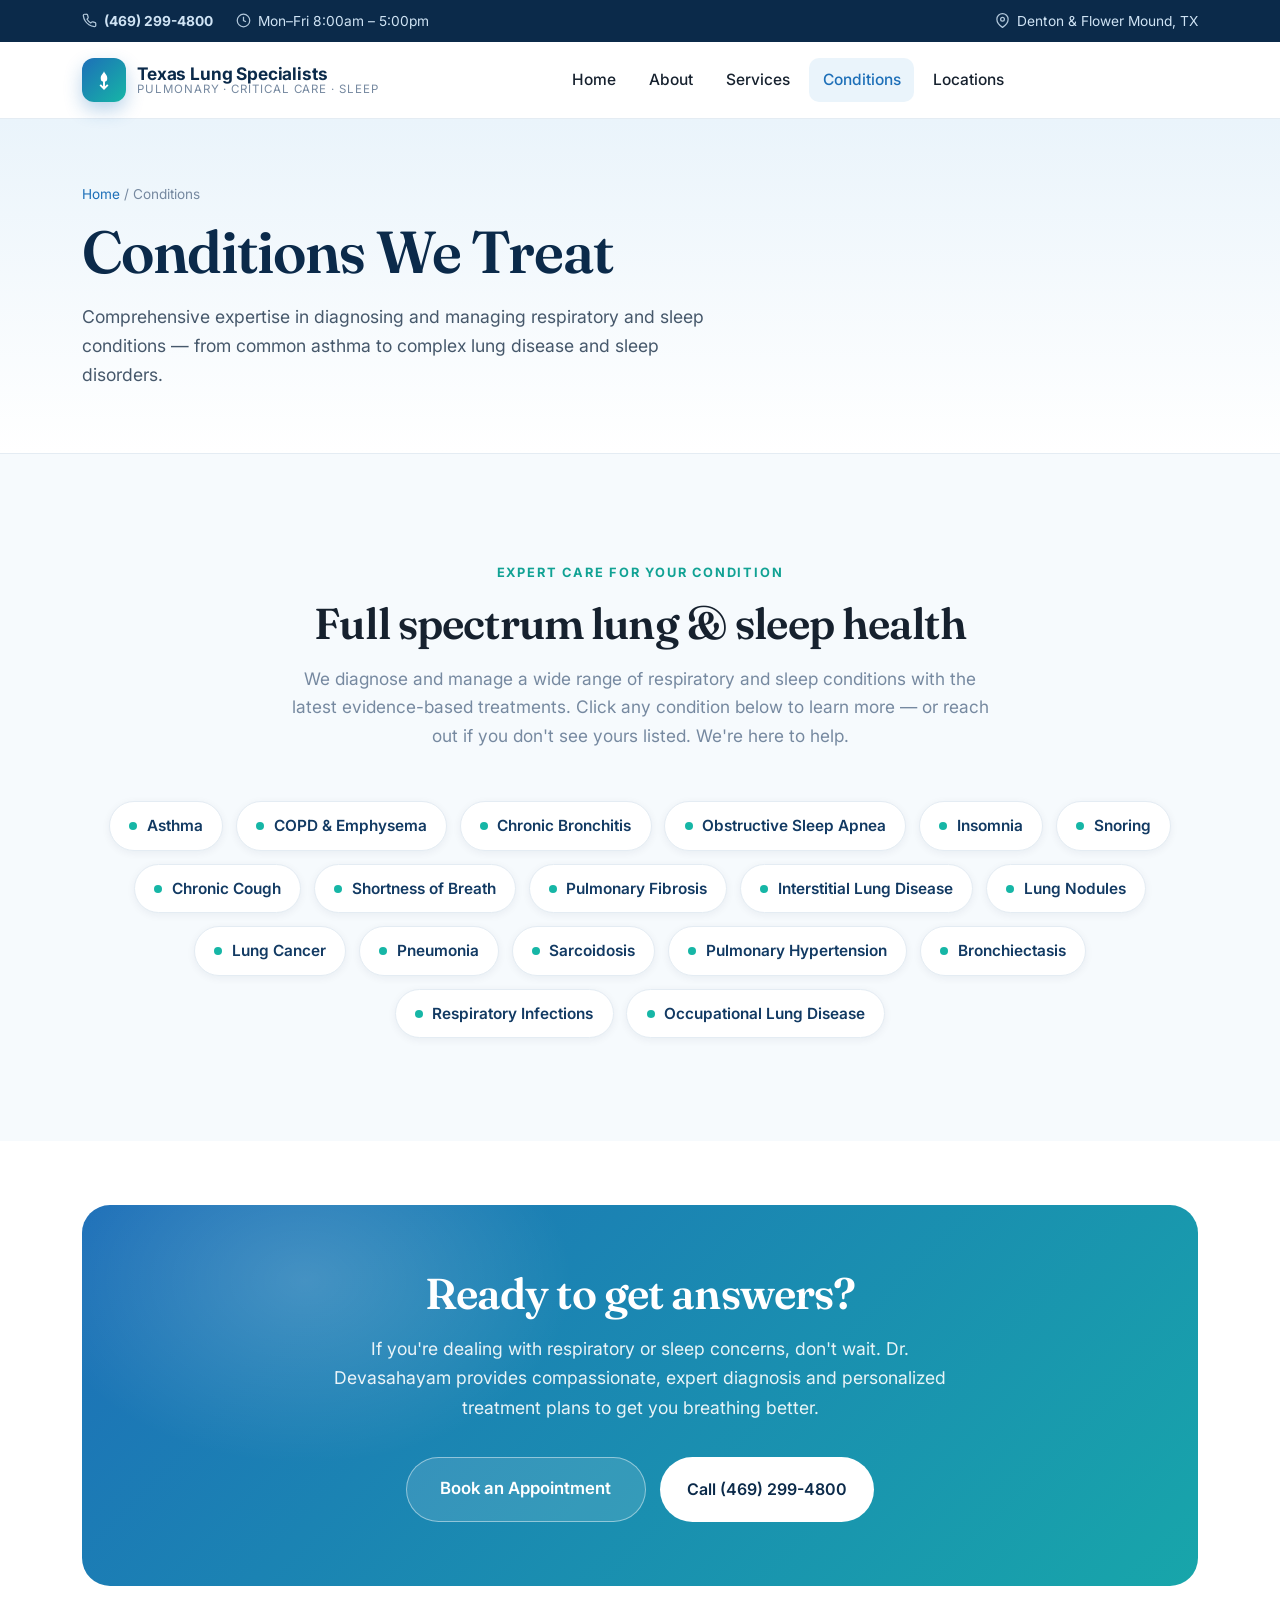
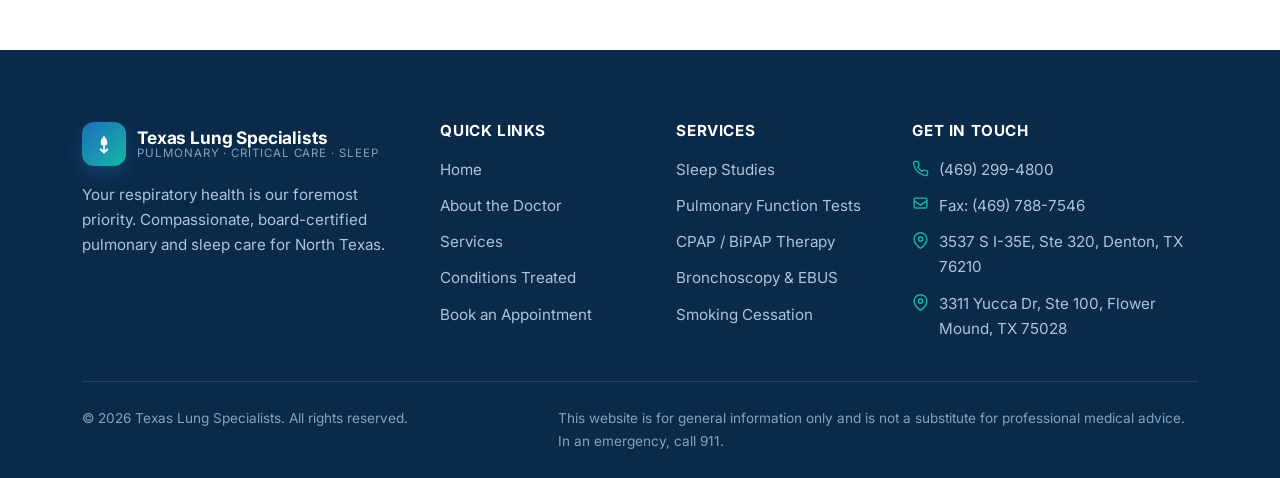
<file: conditions.html>
<!DOCTYPE html>
<html lang="en">
<head>
<meta charset="UTF-8">
<meta name="viewport" content="width=device-width, initial-scale=1.0">
<title>Conditions We Treat | Texas Lung Specialists</title>
<meta name="description" content="Comprehensive treatment for respiratory and sleep conditions including asthma, COPD, sleep apnea, lung cancer, and more. Expert pulmonary care in Denton & Flower Mound, TX.">
<link rel="preconnect" href="https://fonts.googleapis.com">
<link rel="preconnect" href="https://fonts.gstatic.com" crossorigin>
<link href="https://fonts.googleapis.com/css2?family=Fraunces:opsz,wght@9..144,500;9..144,600;9..144,700&family=Inter:wght@400;500;600;700&display=swap" rel="stylesheet">
<link rel="stylesheet" href="css/styles.css?v=20260612">
<link rel="icon" href="data:image/svg+xml,%3Csvg xmlns='http://www.w3.org/2000/svg' viewBox='0 0 32 32'%3E%3Crect width='32' height='32' rx='8' fill='%231d6fb8'/%3E%3Cpath d='M16 7c-1 3-4 4-4 8a4 4 0 0 0 8 0c0-4-3-5-4-8z' fill='white'/%3E%3C/svg%3E">
</head>
<body>

<!-- TOP BAR -->
<div class="topbar">
  <div class="container">
    <div class="tb-group">
      <a class="tb-item" href="tel:4692994800"><svg viewBox="0 0 24 24" fill="none" stroke="currentColor" stroke-width="2"><path d="M22 16.92v3a2 2 0 0 1-2.18 2 19.79 19.79 0 0 1-8.63-3.07 19.5 19.5 0 0 1-6-6 19.79 19.79 0 0 1-3.07-8.67A2 2 0 0 1 4.11 2h3a2 2 0 0 1 2 1.72c.13.96.36 1.9.7 2.81a2 2 0 0 1-.45 2.11L8.09 9.91a16 16 0 0 0 6 6l1.27-1.27a2 2 0 0 1 2.11-.45c.91.34 1.85.57 2.81.7A2 2 0 0 1 22 16.92z"/></svg><strong>(469) 299-4800</strong></a>
      <span class="tb-item tb-group secondary"><svg viewBox="0 0 24 24" fill="none" stroke="currentColor" stroke-width="2"><circle cx="12" cy="12" r="10"/><path d="M12 6v6l4 2"/></svg> Mon–Fri 8:00am – 5:00pm</span>
    </div>
    <div class="tb-group secondary">
      <span class="tb-item"><svg viewBox="0 0 24 24" fill="none" stroke="currentColor" stroke-width="2"><path d="M21 10c0 7-9 13-9 13s-9-6-9-13a9 9 0 0 1 18 0z"/><circle cx="12" cy="10" r="3"/></svg> Denton &amp; Flower Mound, TX</span>
    </div>
  </div>
</div>

<!-- HEADER -->
<header class="header" id="header">
  <div class="container nav">
    <a class="brand" href="index.html"><span class="brand-mark"><svg viewBox="0 0 24 24" fill="none" stroke="white" stroke-width="1.8"><path d="M12 4c-.8 2.5-3 3.2-3 6.5a3 3 0 0 0 6 0C15 7.2 12.8 6.5 12 4z" fill="white" stroke="none"/><path d="M12 13v7M8.5 16.5l3.5 3.5 3.5-3.5"/></svg></span><span class="brand-text"><strong>Texas Lung Specialists</strong><span>Pulmonary · Critical Care · Sleep</span></span></a>
    <nav class="nav-links" id="navLinks">
      <a href="index.html">Home</a>
      <a href="about.html">About</a>
      <a href="services.html">Services</a>
      <a href="conditions.html" class="active">Conditions</a>
      <a href="contact.html">Locations</a>
    </nav>
    <div class="nav-cta">
      <button class="nav-toggle" id="navToggle" aria-label="Menu"><span></span></button>
    </div>
  </div>
</header>

<!-- PAGE HERO -->
<section class="page-hero">
  <div class="container">
    <div class="crumbs"><a href="index.html">Home</a> / Conditions</div>
    <h1>Conditions We Treat</h1>
    <p>Comprehensive expertise in diagnosing and managing respiratory and sleep conditions — from common asthma to complex lung disease and sleep disorders.</p>
  </div>
</section>

<!-- CONDITIONS INTRO -->
<section style="background:var(--cloud)">
  <div class="container">
    <div class="section-head center reveal">
      <span class="eyebrow">Expert Care for Your Condition</span>
      <h2>Full spectrum lung &amp; sleep health</h2>
      <p>We diagnose and manage a wide range of respiratory and sleep conditions with the latest evidence-based treatments. Click any condition below to learn more — or reach out if you don't see yours listed. We're here to help.</p>
    </div>
    <div class="conditions reveal" style="justify-content:center">
      <button class="condition condition-action" type="button" data-condition="asthma"><span class="dot"></span> Asthma</button>
      <button class="condition condition-action" type="button" data-condition="copd-emphysema"><span class="dot"></span> COPD &amp; Emphysema</button>
      <button class="condition condition-action" type="button" data-condition="chronic-bronchitis"><span class="dot"></span> Chronic Bronchitis</button>
      <button class="condition condition-action" type="button" data-condition="obstructive-sleep-apnea"><span class="dot"></span> Obstructive Sleep Apnea</button>
      <button class="condition condition-action" type="button" data-condition="insomnia"><span class="dot"></span> Insomnia</button>
      <button class="condition condition-action" type="button" data-condition="snoring"><span class="dot"></span> Snoring</button>
      <button class="condition condition-action" type="button" data-condition="chronic-cough"><span class="dot"></span> Chronic Cough</button>
      <button class="condition condition-action" type="button" data-condition="shortness-of-breath"><span class="dot"></span> Shortness of Breath</button>
      <button class="condition condition-action" type="button" data-condition="pulmonary-fibrosis"><span class="dot"></span> Pulmonary Fibrosis</button>
      <button class="condition condition-action" type="button" data-condition="interstitial-lung-disease"><span class="dot"></span> Interstitial Lung Disease</button>
      <button class="condition condition-action" type="button" data-condition="lung-nodules"><span class="dot"></span> Lung Nodules</button>
      <button class="condition condition-action" type="button" data-condition="lung-cancer"><span class="dot"></span> Lung Cancer</button>
      <button class="condition condition-action" type="button" data-condition="pneumonia"><span class="dot"></span> Pneumonia</button>
      <button class="condition condition-action" type="button" data-condition="sarcoidosis"><span class="dot"></span> Sarcoidosis</button>
      <button class="condition condition-action" type="button" data-condition="pulmonary-hypertension"><span class="dot"></span> Pulmonary Hypertension</button>
      <button class="condition condition-action" type="button" data-condition="bronchiectasis"><span class="dot"></span> Bronchiectasis</button>
      <button class="condition condition-action" type="button" data-condition="respiratory-infections"><span class="dot"></span> Respiratory Infections</button>
      <button class="condition condition-action" type="button" data-condition="occupational-lung-disease"><span class="dot"></span> Occupational Lung Disease</button>
    </div>
  </div>
</section>

<!-- CTA -->
<section class="section-tight">
  <div class="container">
    <div class="cta-band reveal">
      <h2>Ready to get answers?</h2>
      <p>If you're dealing with respiratory or sleep concerns, don't wait. Dr. Devasahayam provides compassionate, expert diagnosis and personalized treatment plans to get you breathing better.</p>
      <div class="hero-actions">
        <a href="contact.html" class="btn btn-ghost btn-lg">Book an Appointment</a>
        <a href="tel:4692994800" class="btn" style="background:#fff;color:var(--navy)">Call (469) 299-4800</a>
      </div>
    </div>
  </div>
</section>

<!-- FOOTER -->
<footer class="footer">
  <div class="container">
    <div class="footer-grid">
      <div class="foot-about">
        <a class="brand" href="index.html"><span class="brand-mark"><svg viewBox="0 0 24 24" fill="none" stroke="white" stroke-width="1.8"><path d="M12 4c-.8 2.5-3 3.2-3 6.5a3 3 0 0 0 6 0C15 7.2 12.8 6.5 12 4z" fill="white" stroke="none"/><path d="M12 13v7M8.5 16.5l3.5 3.5 3.5-3.5"/></svg></span><span class="brand-text"><strong>Texas Lung Specialists</strong><span>Pulmonary · Critical Care · Sleep</span></span></a>
        <p>Your respiratory health is our foremost priority. Compassionate, board-certified pulmonary and sleep care for North Texas.</p>
      </div>
      <div><h4>Quick Links</h4><ul><li><a href="index.html">Home</a></li><li><a href="about.html">About the Doctor</a></li><li><a href="services.html">Services</a></li><li><a href="conditions.html">Conditions Treated</a></li><li><a href="contact.html">Book an Appointment</a></li></ul></div>
      <div><h4>Services</h4><ul><li><a href="services.html">Sleep Studies</a></li><li><a href="services.html">Pulmonary Function Tests</a></li><li><a href="services.html">CPAP / BiPAP Therapy</a></li><li><a href="services.html">Bronchoscopy &amp; EBUS</a></li><li><a href="services.html">Smoking Cessation</a></li></ul></div>
      <div><h4>Get In Touch</h4><ul class="foot-contact">
        <li><svg viewBox="0 0 24 24" fill="none" stroke="currentColor" stroke-width="2"><path d="M22 16.92v3a2 2 0 0 1-2.18 2 19.79 19.79 0 0 1-8.63-3.07 19.5 19.5 0 0 1-6-6 19.79 19.79 0 0 1-3.07-8.67A2 2 0 0 1 4.11 2h3a2 2 0 0 1 2 1.72c.13.96.36 1.9.7 2.81a2 2 0 0 1-.45 2.11L8.09 9.91a16 16 0 0 0 6 6l1.27-1.27a2 2 0 0 1 2.11-.45c.91.34 1.85.57 2.81.7A2 2 0 0 1 22 16.92z"/></svg> <a href="tel:4692994800">(469) 299-4800</a></li>
        <li><svg viewBox="0 0 24 24" fill="none" stroke="currentColor" stroke-width="2"><rect x="3" y="3" width="18" height="14" rx="2"/><path d="M3 7l9 6 9-6"/></svg> Fax: (469) 788-7546</li>
        <li><svg viewBox="0 0 24 24" fill="none" stroke="currentColor" stroke-width="2"><path d="M21 10c0 7-9 13-9 13s-9-6-9-13a9 9 0 0 1 18 0z"/><circle cx="12" cy="10" r="3"/></svg> 3537 S I-35E, Ste 320, Denton, TX 76210</li>
        <li><svg viewBox="0 0 24 24" fill="none" stroke="currentColor" stroke-width="2"><path d="M21 10c0 7-9 13-9 13s-9-6-9-13a9 9 0 0 1 18 0z"/><circle cx="12" cy="10" r="3"/></svg> 3311 Yucca Dr, Ste 100, Flower Mound, TX 75028</li>
      </ul></div>
    </div>
    <div class="footer-bottom">
      <span>© 2026 Texas Lung Specialists. All rights reserved.</span>
      <span class="disc">This website is for general information only and is not a substitute for professional medical advice. In an emergency, call 911.</span>
    </div>
  </div>

  <div id="conditionTemplates" style="display:none">
    <div class="condition-template" data-condition="asthma">
      <span class="eyebrow">Condition detail</span>
      <h2>Asthma</h2>
      <p>Asthma is a condition where your airways become narrow and swollen, making it hard to breathe. It is usually triggered by allergens, exercise, or cold air. While it cannot be fully cured, it can be well managed with proper medication. Most people with asthma live normal, active lives.</p>
      <p>Pay close attention to warning signs like wheezing, chest tightness, shortness of breath, and coughing at night — early treatment can help reduce flare-ups and keep symptoms under control.</p>
      <div class="condition-symptoms">
        <div class="condition-symptoms-label">Common symptoms</div>
        <div class="symptom-tags">
          <span class="symptom-tag">Wheezing</span>
          <span class="symptom-tag">Chest tightness</span>
          <span class="symptom-tag">Shortness of breath</span>
          <span class="symptom-tag">Coughing at night</span>
        </div>
      </div>
      <div class="condition-alert">
        <span class="alert-icon">!</span>
        <p>If you experience sudden difficulty breathing, wheezing, or chest tightness, please visit our hospital immediately — early treatment makes a big difference.</p>
      </div>
      <p><strong>Asthma affects over 300 million people worldwide — you are definitely not alone in this!</strong></p>
    </div>

    <div class="condition-template" data-condition="copd-emphysema">
      <span class="eyebrow">Condition detail</span>
      <h2>COPD &amp; Emphysema</h2>
      <p>COPD (Chronic Obstructive Pulmonary Disease) is a long-term lung condition that blocks airflow and makes breathing difficult. Emphysema is a type of COPD where the tiny air sacs in your lungs get damaged. It is mostly caused by smoking. Treatment can slow the disease and greatly improve quality of life.</p>
      <div class="condition-symptoms">
        <div class="condition-symptoms-label">Common symptoms</div>
        <div class="symptom-tags">
          <span class="symptom-tag">Chronic cough</span>
          <span class="symptom-tag">Mucus production</span>
          <span class="symptom-tag">Breathlessness</span>
          <span class="symptom-tag">Fatigue</span>
          <span class="symptom-tag">Frequent chest infections</span>
        </div>
      </div>
      <div class="condition-alert">
        <span class="alert-icon">!</span>
        <p>If you find yourself getting breathless with simple tasks like walking or climbing stairs, don't wait — come see us for a lung function test today.</p>
      </div>
      <p><strong>COPD is the 3rd leading cause of death globally, yet over 70% of cases go undiagnosed until advanced stages.</strong></p>
    </div>

    <div class="condition-template" data-condition="chronic-bronchitis">
      <span class="eyebrow">Condition detail</span>
      <h2>Chronic Bronchitis</h2>
      <p>Chronic bronchitis means the airways in your lungs are constantly inflamed and produce too much mucus. This causes a long-lasting cough that usually lasts at least 3 months a year. Smoking is the most common cause. Quitting smoking and using inhalers can significantly reduce symptoms.</p>
      <div class="condition-symptoms">
        <div class="condition-symptoms-label">Common symptoms</div>
        <div class="symptom-tags">
          <span class="symptom-tag">Persistent wet cough</span>
          <span class="symptom-tag">Excess mucus</span>
          <span class="symptom-tag">Mild fever</span>
          <span class="symptom-tag">Chest discomfort</span>
        </div>
      </div>
      <div class="condition-alert">
        <span class="alert-icon">!</span>
        <p>A cough that has lasted more than 3 weeks should never be ignored. Visit us — we can help identify the cause and start the right treatment.</p>
      </div>
    </div>

    <div class="condition-template" data-condition="obstructive-sleep-apnea">
      <span class="eyebrow">Condition detail</span>
      <h2>Obstructive Sleep Apnea</h2>
      <p>Sleep apnea is a condition where your breathing repeatedly stops and starts while you are asleep. Your throat muscles relax too much and block your airway. It often causes loud snoring and leaves you feeling tired even after a full night's sleep. It is treatable with a CPAP machine or lifestyle changes.</p>
      <div class="condition-symptoms">
        <div class="condition-symptoms-label">Common symptoms</div>
        <div class="symptom-tags">
          <span class="symptom-tag">Loud snoring</span>
          <span class="symptom-tag">Gasping during sleep</span>
          <span class="symptom-tag">Morning headaches</span>
          <span class="symptom-tag">Daytime sleepiness</span>
          <span class="symptom-tag">Dry mouth</span>
        </div>
      </div>
      <div class="condition-alert">
        <span class="alert-icon">!</span>
        <p>If your partner reports that you stop breathing during sleep, or if you feel exhausted every morning, please come in — untreated sleep apnea can affect your heart health.</p>
      </div>
    </div>

    <div class="condition-template" data-condition="insomnia">
      <span class="eyebrow">Condition detail</span>
      <h2>Insomnia</h2>
      <p>Insomnia is when you have trouble falling asleep, staying asleep, or waking up too early. It can be caused by stress, anxiety, poor sleep habits, or other medical conditions. It affects your energy, mood, and overall health. Treatment includes therapy, lifestyle changes, and sometimes medication.</p>
      <div class="condition-symptoms">
        <div class="condition-symptoms-label">Common symptoms</div>
        <div class="symptom-tags">
          <span class="symptom-tag">Difficulty falling asleep</span>
          <span class="symptom-tag">Waking up often</span>
          <span class="symptom-tag">Feeling tired on waking</span>
          <span class="symptom-tag">Irritability</span>
          <span class="symptom-tag">Difficulty concentrating</span>
        </div>
      </div>
      <div class="condition-alert">
        <span class="alert-icon">!</span>
        <p>If poor sleep is affecting your daily life for more than a few weeks, visit our clinic — we can help you find the root cause and a lasting solution.</p>
      </div>
    </div>

    <div class="condition-template" data-condition="snoring">
      <span class="eyebrow">Condition detail</span>
      <h2>Snoring</h2>
      <p>Snoring happens when air flows past relaxed tissues in your throat and causes them to vibrate. It is very common and can be harmless, but loud or frequent snoring may signal a deeper breathing problem during sleep. Lifestyle changes like weight loss and sleeping position adjustments often help.</p>
      <div class="condition-symptoms">
        <div class="condition-symptoms-label">Common symptoms</div>
        <div class="symptom-tags">
          <span class="symptom-tag">Noisy breathing during sleep</span>
          <span class="symptom-tag">Restless sleep</span>
          <span class="symptom-tag">Sore throat on waking</span>
          <span class="symptom-tag">Daytime fatigue</span>
        </div>
      </div>
    </div>

    <div class="condition-template" data-condition="chronic-cough">
      <span class="eyebrow">Condition detail</span>
      <h2>Chronic Cough</h2>
      <p>A chronic cough is one that lasts for 8 weeks or more in adults. It can be caused by many things including acid reflux, asthma, allergies, or infections. While it may seem minor, a persistent cough can be very disruptive and may signal something that needs treatment.</p>
      <div class="condition-symptoms">
        <div class="condition-symptoms-label">Common symptoms</div>
        <div class="symptom-tags">
          <span class="symptom-tag">Coughing lasting over 8 weeks</span>
          <span class="symptom-tag">Sore throat</span>
          <span class="symptom-tag">Runny nose</span>
          <span class="symptom-tag">Heartburn</span>
          <span class="symptom-tag">Hoarse voice</span>
        </div>
      </div>
      <div class="condition-alert">
        <span class="alert-icon">!</span>
        <p>A cough that won't go away is your body asking for help. Please visit us so we can get to the bottom of it quickly.</p>
      </div>
    </div>

    <div class="condition-template" data-condition="shortness-of-breath">
      <span class="eyebrow">Condition detail</span>
      <h2>Shortness of Breath</h2>
      <p>Shortness of breath (dyspnea) is the feeling that you cannot breathe in enough air. It can happen suddenly or develop gradually. It may be caused by lung disease, heart problems, anemia, or anxiety. It is always important to get it checked, as it is rarely something to ignore.</p>
      <div class="condition-symptoms">
        <div class="condition-symptoms-label">Common symptoms</div>
        <div class="symptom-tags">
          <span class="symptom-tag">Difficulty breathing</span>
          <span class="symptom-tag">Chest tightness</span>
          <span class="symptom-tag">Rapid breathing</span>
          <span class="symptom-tag">Dizziness</span>
          <span class="symptom-tag">Bluish lips or fingertips</span>
        </div>
      </div>
      <div class="condition-alert">
        <span class="alert-icon">!</span>
        <p>Sudden or worsening shortness of breath is a medical emergency — please come to our hospital right away or call emergency services.</p>
      </div>
    </div>

    <div class="condition-template" data-condition="pulmonary-fibrosis">
      <span class="eyebrow">Condition detail</span>
      <h2>Pulmonary Fibrosis</h2>
      <p>Pulmonary fibrosis is a condition where the lung tissue becomes thick and scarred over time, making it harder to breathe. It is a progressive disease, meaning it worsens gradually. The exact cause is not always known. Treatment focuses on slowing the progression and managing symptoms.</p>
      <div class="condition-symptoms">
        <div class="condition-symptoms-label">Common symptoms</div>
        <div class="symptom-tags">
          <span class="symptom-tag">Dry persistent cough</span>
          <span class="symptom-tag">Breathlessness</span>
          <span class="symptom-tag">Fatigue</span>
          <span class="symptom-tag">Weight loss</span>
          <span class="symptom-tag">Clubbing of fingers</span>
        </div>
      </div>
      <div class="condition-alert">
        <span class="alert-icon">!</span>
        <p>If you notice increasing breathlessness and a dry cough that won't go away, please visit us early — early diagnosis greatly improves outcomes.</p>
      </div>
    </div>

    <div class="condition-template" data-condition="interstitial-lung-disease">
      <span class="eyebrow">Condition detail</span>
      <h2>Interstitial Lung Disease</h2>
      <p>Interstitial lung disease (ILD) is a broad term for a group of conditions that cause inflammation and scarring of the lung tissue. It makes oxygen transfer from air to blood less efficient. It can be caused by exposure to harmful substances, autoimmune diseases, or be of unknown origin.</p>
      <div class="condition-symptoms">
        <div class="condition-symptoms-label">Common symptoms</div>
        <div class="symptom-tags">
          <span class="symptom-tag">Progressive breathlessness</span>
          <span class="symptom-tag">Dry cough</span>
          <span class="symptom-tag">Fatigue</span>
          <span class="symptom-tag">Unexplained weight loss</span>
          <span class="symptom-tag">Aching muscles and joints</span>
        </div>
      </div>
      <div class="condition-alert">
        <span class="alert-icon">!</span>
        <p>If you are experiencing worsening breathlessness or a persistent dry cough, please do not delay — come see us so we can run the right tests for you.</p>
      </div>
    </div>

    <div class="condition-template" data-condition="lung-nodules">
      <span class="eyebrow">Condition detail</span>
      <h2>Lung Nodules</h2>
      <p>Lung nodules are small rounded growths on the lung that are found on imaging scans. Most lung nodules are harmless and caused by past infections. However, some may need monitoring or further testing. Finding one early is actually a good thing — it means any issue can be caught and treated promptly.</p>
      <div class="condition-symptoms">
        <div class="condition-symptoms-label">Common symptoms</div>
        <div class="symptom-tags">
          <span class="symptom-tag">Usually no symptoms</span>
          <span class="symptom-tag">Occasional cough</span>
          <span class="symptom-tag">Breathlessness (in larger nodules)</span>
          <span class="symptom-tag">Chest discomfort</span>
        </div>
      </div>
      <div class="condition-alert">
        <span class="alert-icon">!</span>
        <p>If a scan has shown a lung nodule or your doctor has advised follow-up, please visit us — we will guide you through the next steps with care.</p>
      </div>
    </div>

    <div class="condition-template" data-condition="lung-cancer">
      <span class="eyebrow">Condition detail</span>
      <h2>Lung Cancer</h2>
      <p>Lung cancer occurs when abnormal cells in the lung grow uncontrollably and form a tumor. It is one of the most common cancers but is most treatable when caught early. Smoking is the biggest risk factor, though non-smokers can also develop it. Modern treatments including surgery, radiation, and immunotherapy have greatly improved outcomes.</p>
      <div class="condition-symptoms">
        <div class="condition-symptoms-label">Common symptoms</div>
        <div class="symptom-tags">
          <span class="symptom-tag">Persistent cough</span>
          <span class="symptom-tag">Coughing up blood</span>
          <span class="symptom-tag">Chest pain</span>
          <span class="symptom-tag">Hoarseness</span>
          <span class="symptom-tag">Unexplained weight loss</span>
          <span class="symptom-tag">Repeated chest infections</span>
        </div>
      </div>
      <div class="condition-alert">
        <span class="alert-icon">!</span>
        <p>If you notice any unexplained weight loss, blood in your cough, or a cough that keeps changing, please visit us immediately — early detection saves lives.</p>
      </div>
    </div>

    <div class="condition-template" data-condition="pneumonia">
      <span class="eyebrow">Condition detail</span>
      <h2>Pneumonia</h2>
      <p>Pneumonia is an infection that inflames the air sacs in one or both lungs, which may fill with fluid or pus. It can be caused by bacteria, viruses, or fungi. It ranges from mild to life-threatening. With prompt treatment, most healthy individuals recover well within a few weeks.</p>
      <div class="condition-symptoms">
        <div class="condition-symptoms-label">Common symptoms</div>
        <div class="symptom-tags">
          <span class="symptom-tag">Fever and chills</span>
          <span class="symptom-tag">Cough with phlegm</span>
          <span class="symptom-tag">Chest pain while breathing</span>
          <span class="symptom-tag">Shortness of breath</span>
          <span class="symptom-tag">Fatigue</span>
        </div>
      </div>
      <div class="condition-alert">
        <span class="alert-icon">!</span>
        <p>High fever, difficulty breathing, and chest pain together are a sign to visit us right away — pneumonia responds well to early treatment.</p>
      </div>
    </div>

    <div class="condition-template" data-condition="sarcoidosis">
      <span class="eyebrow">Condition detail</span>
      <h2>Sarcoidosis</h2>
      <p>Sarcoidosis is a condition where small clumps of inflammatory cells (granulomas) form in the lungs and other organs. The exact cause is unknown but may involve an immune reaction to an infection or other trigger. Many people recover without treatment, but some need medication to manage symptoms.</p>
      <div class="condition-symptoms">
        <div class="condition-symptoms-label">Common symptoms</div>
        <div class="symptom-tags">
          <span class="symptom-tag">Shortness of breath</span>
          <span class="symptom-tag">Dry cough</span>
          <span class="symptom-tag">Fatigue</span>
          <span class="symptom-tag">Swollen lymph nodes</span>
          <span class="symptom-tag">Skin rashes</span>
        </div>
      </div>
      <div class="condition-alert">
        <span class="alert-icon">!</span>
        <p>If you have persistent fatigue, unexplained swollen lymph nodes, or breathing difficulties, please come see us — we have the expertise to diagnose and manage sarcoidosis.</p>
      </div>
    </div>

    <div class="condition-template" data-condition="pulmonary-hypertension">
      <span class="eyebrow">Condition detail</span>
      <h2>Pulmonary Hypertension</h2>
      <p>Pulmonary hypertension means the blood pressure in the arteries going to your lungs is abnormally high. This forces your heart to work harder and can lead to heart failure over time. It can be caused by other lung or heart conditions. While it has no cure, medications and lifestyle changes can help manage it effectively.</p>
      <div class="condition-symptoms">
        <div class="condition-symptoms-label">Common symptoms</div>
        <div class="symptom-tags">
          <span class="symptom-tag">Breathlessness on exertion</span>
          <span class="symptom-tag">Fatigue</span>
          <span class="symptom-tag">Dizziness</span>
          <span class="symptom-tag">Chest pressure</span>
          <span class="symptom-tag">Swollen ankles and legs</span>
        </div>
      </div>
      <div class="condition-alert">
        <span class="alert-icon">!</span>
        <p>Swollen legs combined with breathlessness is a combination that needs urgent attention — please visit our hospital so we can evaluate your heart and lung function.</p>
      </div>
    </div>

    <div class="condition-template" data-condition="bronchiectasis">
      <span class="eyebrow">Condition detail</span>
      <h2>Bronchiectasis</h2>
      <p>Bronchiectasis is a long-term condition where the airways in the lungs become permanently widened and damaged, leading to a build-up of mucus. It often results from a past severe infection or other lung disease. It cannot be reversed but can be well managed with regular physiotherapy and medication.</p>
      <div class="condition-symptoms">
        <div class="condition-symptoms-label">Common symptoms</div>
        <div class="symptom-tags">
          <span class="symptom-tag">Daily cough with large amounts of mucus</span>
          <span class="symptom-tag">Frequent chest infections</span>
          <span class="symptom-tag">Breathlessness</span>
          <span class="symptom-tag">Chest pain</span>
          <span class="symptom-tag">Wheezing</span>
        </div>
      </div>
      <div class="condition-alert">
        <span class="alert-icon">!</span>
        <p>If you are coughing up large amounts of mucus every day or have repeated chest infections, please come visit us — with the right care plan, your quality of life can improve greatly.</p>
      </div>
    </div>

    <div class="condition-template" data-condition="respiratory-infections">
      <span class="eyebrow">Condition detail</span>
      <h2>Respiratory Infections</h2>
      <p>Respiratory infections affect the airways and lungs and include conditions like the common cold, flu, and COVID-19. They can be caused by viruses, bacteria, or fungi. Most mild infections resolve on their own, but some — especially in older adults or those with existing conditions — require medical treatment.</p>
      <div class="condition-symptoms">
        <div class="condition-symptoms-label">Common symptoms</div>
        <div class="symptom-tags">
          <span class="symptom-tag">Fever</span>
          <span class="symptom-tag">Runny or blocked nose</span>
          <span class="symptom-tag">Sore throat</span>
          <span class="symptom-tag">Cough</span>
          <span class="symptom-tag">Muscle aches</span>
        </div>
      </div>
      <div class="condition-alert">
        <span class="alert-icon">!</span>
        <p>If a respiratory infection is getting worse after a few days, or if you have a high fever and difficulty breathing, please come to our clinic — do not wait it out.</p>
      </div>
    </div>

    <div class="condition-template" data-condition="occupational-lung-disease">
      <span class="eyebrow">Condition detail</span>
      <h2>Occupational Lung Disease</h2>
      <p>Occupational lung diseases are caused by breathing in harmful substances like dust, chemicals, or fumes at the workplace over a long period. Examples include asbestosis, silicosis, and occupational asthma. These conditions can develop slowly over years. Early detection and removing exposure to the harmful substance are key to slowing progression.</p>
      <div class="condition-symptoms">
        <div class="condition-symptoms-label">Common symptoms</div>
        <div class="symptom-tags">
          <span class="symptom-tag">Progressive breathlessness</span>
          <span class="symptom-tag">Persistent cough</span>
          <span class="symptom-tag">Wheezing</span>
          <span class="symptom-tag">Chest tightness</span>
          <span class="symptom-tag">Fatigue</span>
        </div>
      </div>
      <div class="condition-alert">
        <span class="alert-icon">!</span>
        <p>If your breathing problems seem to worsen at work or improve on weekends, that is an important clue — please come see us so we can investigate your work environment's impact on your lungs.</p>
      </div>
    </div>
  </div>

  <div class="condition-panel-overlay" id="conditionOverlay" aria-hidden="true">
    <div class="condition-panel" role="dialog" aria-modal="true" aria-labelledby="conditionPanelTitle">
      <button class="close-btn" type="button" aria-label="Close condition details">×</button>
      <div class="condition-panel-content">
        <!-- Dynamic content inserted here from templates -->
      </div>
      <button class="panel-scroll-btn" id="panelScrollBtn" type="button" aria-label="Scroll down for more details">
        <svg viewBox="0 0 24 24" fill="none" stroke="currentColor" stroke-width="2.5" stroke-linecap="round" stroke-linejoin="round"><path d="M6 9l6 6 6-6"/></svg>
      </button>
    </div>
  </div>
</footer>

<script src="js/main.js?v=20260612"></script>
</body>
</html>
</file>
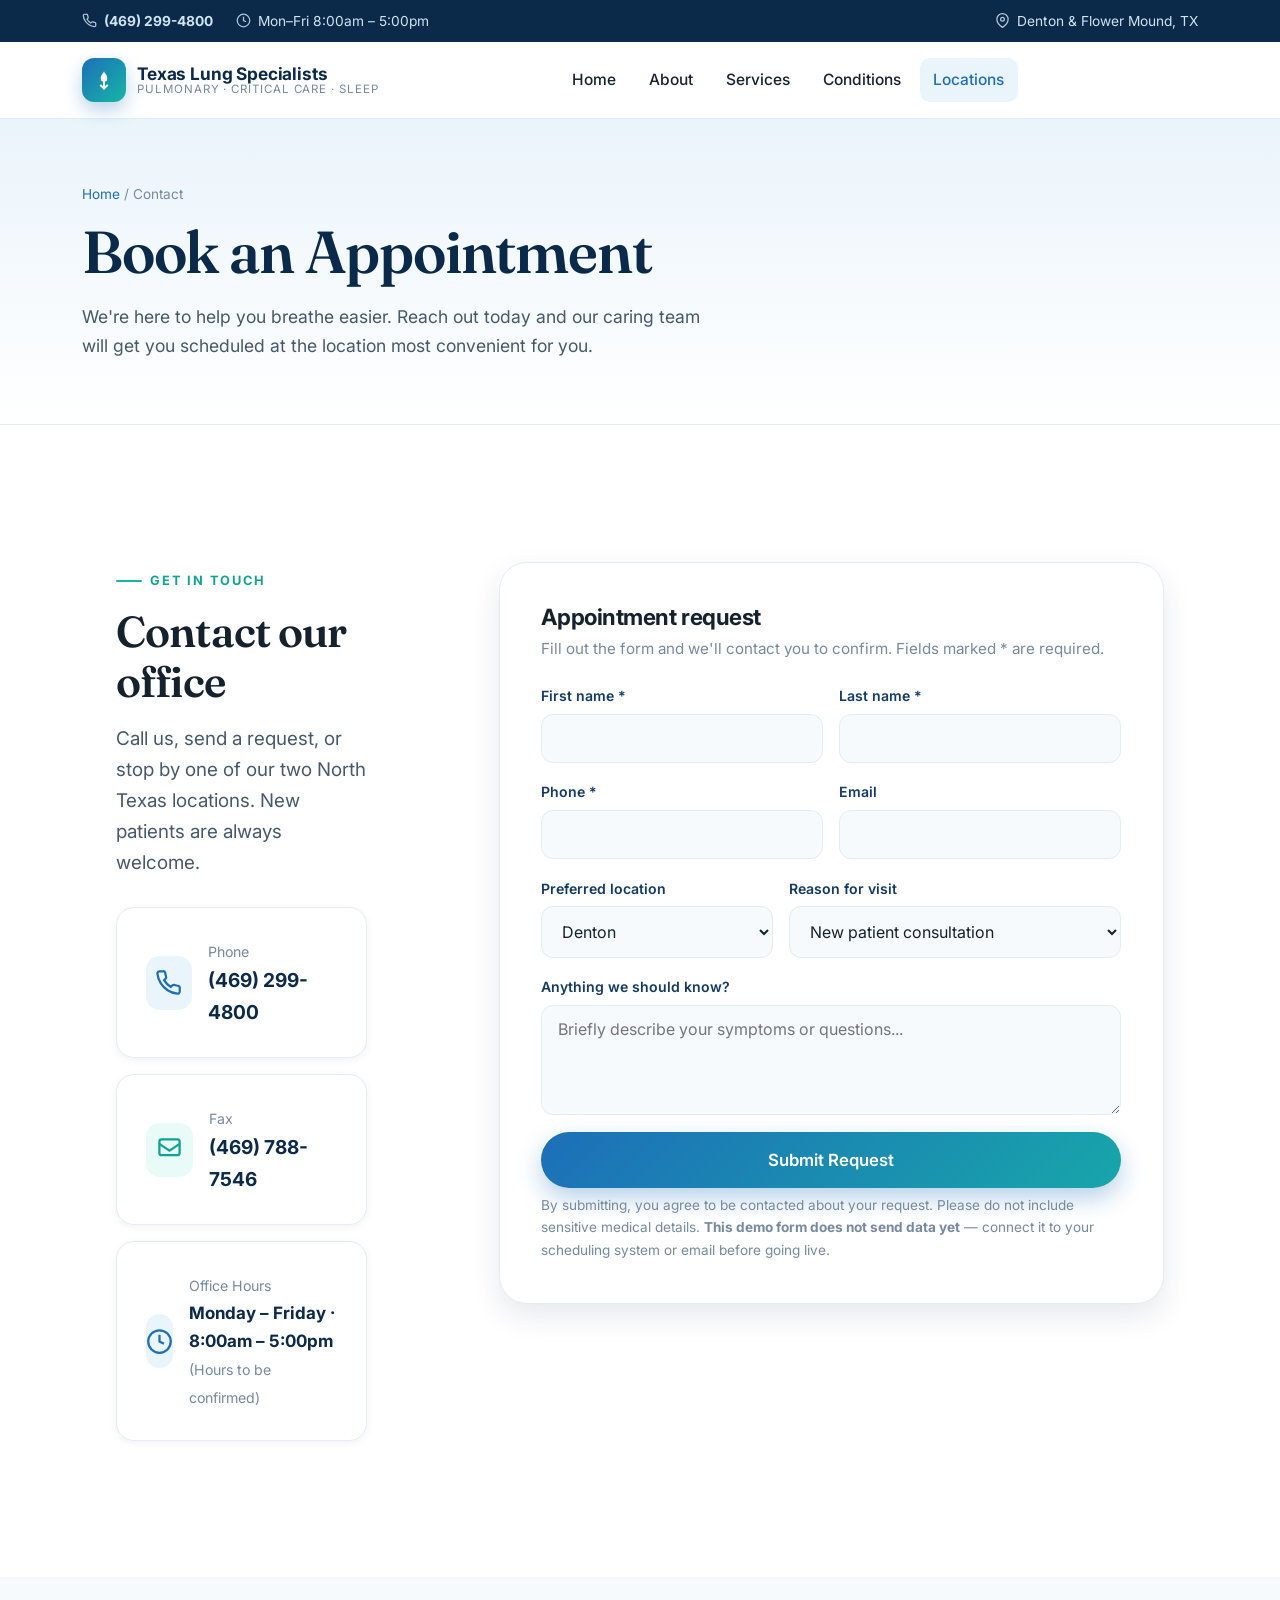
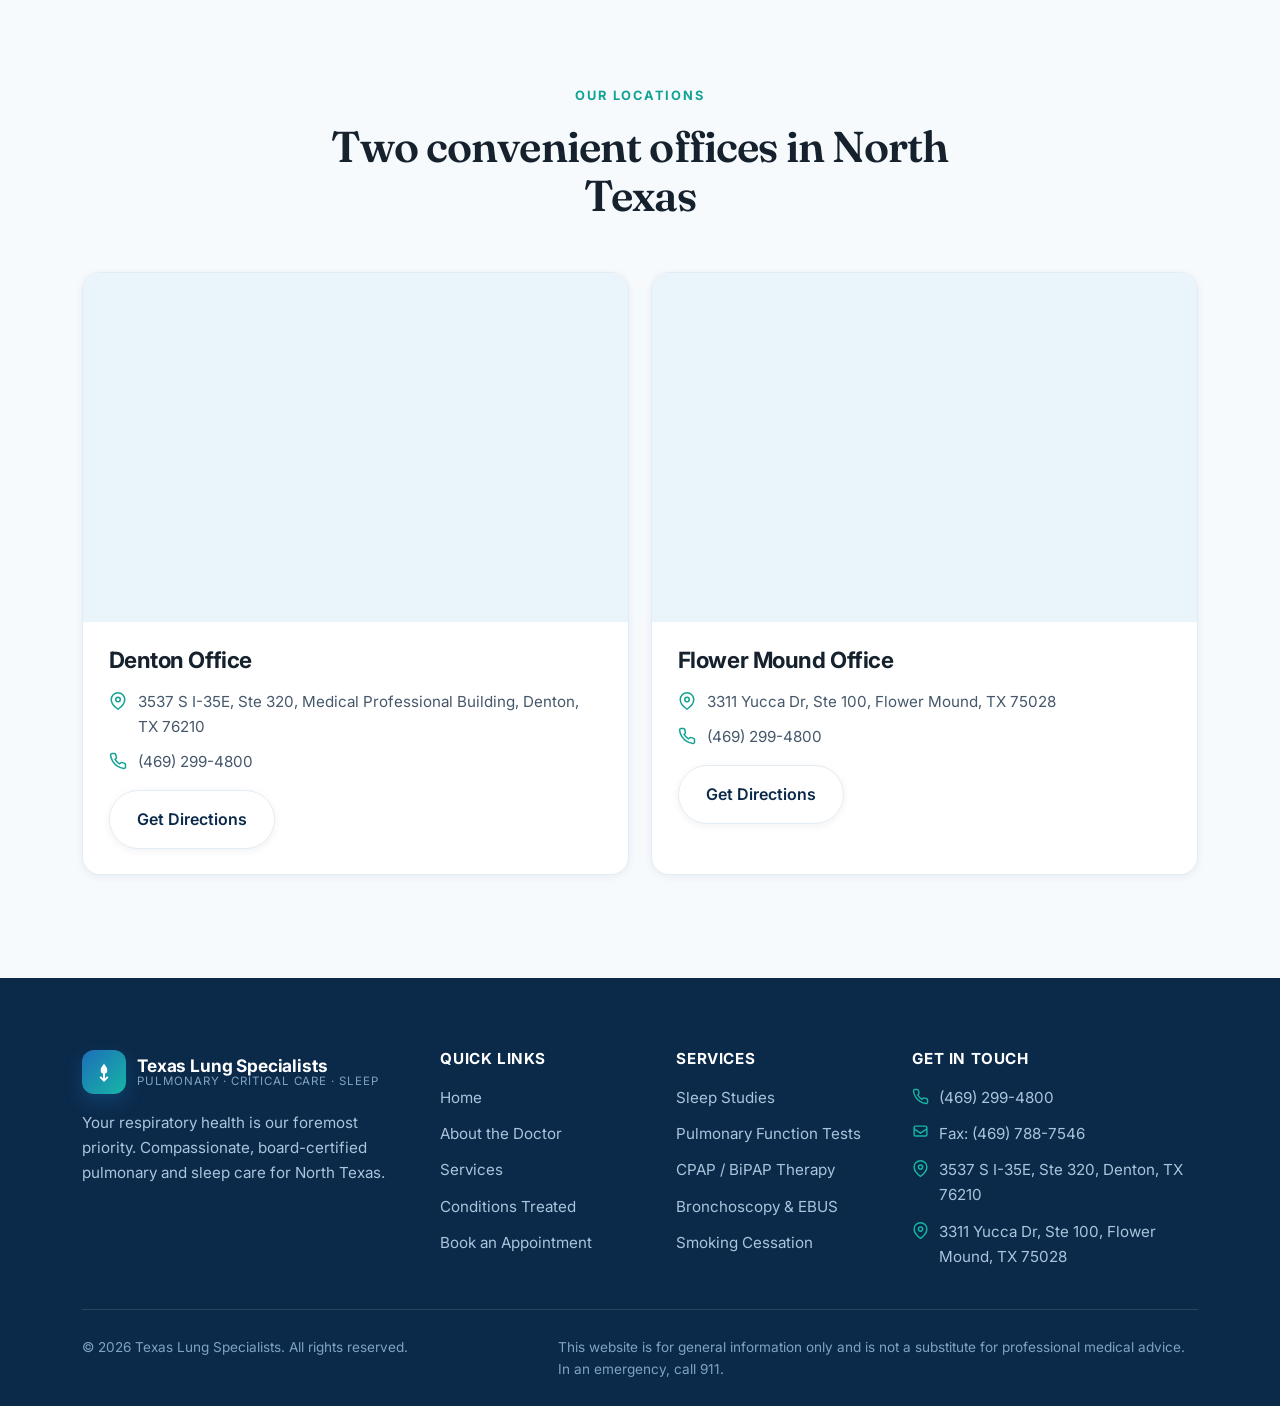
<file: contact.html>
<!DOCTYPE html>
<html lang="en">
<head>
<meta charset="UTF-8">
<meta name="viewport" content="width=device-width, initial-scale=1.0">
<title>Contact &amp; Locations | Texas Lung Specialists — Denton &amp; Flower Mound</title>
<meta name="description" content="Request an appointment with Texas Lung Specialists. Two locations in Denton and Flower Mound, TX. Call (469) 299-4800.">
<link rel="preconnect" href="https://fonts.googleapis.com">
<link rel="preconnect" href="https://fonts.gstatic.com" crossorigin>
<link href="https://fonts.googleapis.com/css2?family=Fraunces:opsz,wght@9..144,500;9..144,600;9..144,700&family=Inter:wght@400;500;600;700&display=swap" rel="stylesheet">
<link rel="stylesheet" href="css/styles.css?v=20260612">
<link rel="icon" href="data:image/svg+xml,%3Csvg xmlns='http://www.w3.org/2000/svg' viewBox='0 0 32 32'%3E%3Crect width='32' height='32' rx='8' fill='%231d6fb8'/%3E%3Cpath d='M16 7c-1 3-4 4-4 8a4 4 0 0 0 8 0c0-4-3-5-4-8z' fill='white'/%3E%3C/svg%3E">
</head>
<body>

<!-- TOP BAR -->
<div class="topbar">
  <div class="container">
    <div class="tb-group">
      <a class="tb-item" href="tel:4692994800"><svg viewBox="0 0 24 24" fill="none" stroke="currentColor" stroke-width="2"><path d="M22 16.92v3a2 2 0 0 1-2.18 2 19.79 19.79 0 0 1-8.63-3.07 19.5 19.5 0 0 1-6-6 19.79 19.79 0 0 1-3.07-8.67A2 2 0 0 1 4.11 2h3a2 2 0 0 1 2 1.72c.13.96.36 1.9.7 2.81a2 2 0 0 1-.45 2.11L8.09 9.91a16 16 0 0 0 6 6l1.27-1.27a2 2 0 0 1 2.11-.45c.91.34 1.85.57 2.81.7A2 2 0 0 1 22 16.92z"/></svg><strong>(469) 299-4800</strong></a>
      <span class="tb-item tb-group secondary"><svg viewBox="0 0 24 24" fill="none" stroke="currentColor" stroke-width="2"><circle cx="12" cy="12" r="10"/><path d="M12 6v6l4 2"/></svg> Mon–Fri 8:00am – 5:00pm</span>
    </div>
    <div class="tb-group secondary">
      <span class="tb-item"><svg viewBox="0 0 24 24" fill="none" stroke="currentColor" stroke-width="2"><path d="M21 10c0 7-9 13-9 13s-9-6-9-13a9 9 0 0 1 18 0z"/><circle cx="12" cy="10" r="3"/></svg> Denton &amp; Flower Mound, TX</span>
    </div>
  </div>
</div>

<!-- HEADER -->
<header class="header" id="header">
  <div class="container nav">
    <a class="brand" href="index.html"><span class="brand-mark"><svg viewBox="0 0 24 24" fill="none" stroke="white" stroke-width="1.8"><path d="M12 4c-.8 2.5-3 3.2-3 6.5a3 3 0 0 0 6 0C15 7.2 12.8 6.5 12 4z" fill="white" stroke="none"/><path d="M12 13v7M8.5 16.5l3.5 3.5 3.5-3.5"/></svg></span><span class="brand-text"><strong>Texas Lung Specialists</strong><span>Pulmonary · Critical Care · Sleep</span></span></a>
    <nav class="nav-links" id="navLinks">
      <a href="index.html">Home</a>
      <a href="about.html">About</a>
      <a href="services.html">Services</a>
      <a href="services.html#conditions">Conditions</a>
      <a href="contact.html" class="active">Locations</a>
    </nav>
    <div class="nav-cta">
      <button class="nav-toggle" id="navToggle" aria-label="Menu"><span></span></button>
    </div>
  </div>
</header>

<!-- PAGE HERO -->
<section class="page-hero">
  <div class="container">
    <div class="crumbs"><a href="index.html">Home</a> / Contact</div>
    <h1>Book an Appointment</h1>
    <p>We're here to help you breathe easier. Reach out today and our caring team will get you scheduled at the location most convenient for you.</p>
  </div>
</section>

<!-- CONTACT + FORM -->
<section id="request">
  <div class="container split" style="align-items:start">
    <!-- Left: contact info -->
    <div class="reveal hover-frame">
      <span class="eyebrow">Get In Touch</span>
      <h2>Contact our office</h2>
      <p class="lede" style="margin-top:1rem">Call us, send a request, or stop by one of our two North Texas locations. New patients are always welcome.</p>

      <div class="grid" style="gap:1rem;margin-top:1.8rem">
        <div class="card" style="display:flex;gap:1rem;align-items:center">
          <span class="ico" style="margin:0"><svg viewBox="0 0 24 24" fill="none" stroke="currentColor" stroke-width="2"><path d="M22 16.92v3a2 2 0 0 1-2.18 2 19.79 19.79 0 0 1-8.63-3.07 19.5 19.5 0 0 1-6-6 19.79 19.79 0 0 1-3.07-8.67A2 2 0 0 1 4.11 2h3a2 2 0 0 1 2 1.72c.13.96.36 1.9.7 2.81a2 2 0 0 1-.45 2.11L8.09 9.91a16 16 0 0 0 6 6l1.27-1.27a2 2 0 0 1 2.11-.45c.91.34 1.85.57 2.81.7A2 2 0 0 1 22 16.92z"/></svg></span>
          <div><small style="color:var(--muted)">Phone</small><br><a href="tel:4692994800" style="font-size:1.2rem;font-weight:700;color:var(--navy)">(469) 299-4800</a></div>
        </div>
        <div class="card" style="display:flex;gap:1rem;align-items:center">
          <span class="ico teal" style="margin:0"><svg viewBox="0 0 24 24" fill="none" stroke="currentColor" stroke-width="2"><rect x="3" y="3" width="18" height="14" rx="2"/><path d="M3 7l9 6 9-6"/></svg></span>
          <div><small style="color:var(--muted)">Fax</small><br><span style="font-size:1.2rem;font-weight:700;color:var(--navy)">(469) 788-7546</span></div>
        </div>
        <div class="card" style="display:flex;gap:1rem;align-items:center">
          <span class="ico" style="margin:0"><svg viewBox="0 0 24 24" fill="none" stroke="currentColor" stroke-width="2"><circle cx="12" cy="12" r="10"/><path d="M12 6v6l4 2"/></svg></span>
          <div><small style="color:var(--muted)">Office Hours</small><br><span style="font-weight:700;color:var(--navy)">Monday – Friday · 8:00am – 5:00pm</span><br><small style="color:var(--muted)">(Hours to be confirmed)</small></div>
        </div>
      </div>
    </div>

    <!-- Right: form -->
    <div class="reveal hover-frame" data-delay="1">
      <div class="form-wrap">
        <h3 style="margin-bottom:.4rem">Appointment request</h3>
        <p style="font-size:.95rem;color:var(--muted);margin-bottom:1.4rem">Fill out the form and we'll contact you to confirm. Fields marked * are required.</p>
        <div class="form-success" id="formSuccess">✓ Thank you! Your request has been received. Our team will reach out shortly to confirm your appointment.</div>
        <form id="apptForm" novalidate>
          <div class="form-row">
            <div class="field name-field"><label for="fname">First name *</label><input id="fname" name="fname" type="text" required></div>
            <div class="field name-field"><label for="lname">Last name *</label><input id="lname" name="lname" type="text" required></div>
          </div>
          <div class="form-row">
            <div class="field name-field"><label for="phone">Phone *</label><input id="phone" name="phone" type="tel" required></div>
            <div class="field name-field"><label for="email">Email</label><input id="email" name="email" type="email"></div>
          </div>
          <div class="form-row">
            <div class="field">
              <label for="location">Preferred location</label>
              <select id="location" name="location">
                <option>Denton</option>
                <option>Flower Mound</option>
                <option>No preference</option>
              </select>
            </div>
            <div class="field">
              <label for="reason">Reason for visit</label>
              <select id="reason" name="reason">
                <option>New patient consultation</option>
                <option>Asthma / COPD</option>
                <option>Sleep / snoring concern</option>
                <option>Chronic cough or shortness of breath</option>
                <option>Follow-up visit</option>
                <option>Other</option>
              </select>
            </div>
          </div>
          <div class="field"><label for="msg">Anything we should know?</label><textarea id="msg" name="msg" placeholder="Briefly describe your symptoms or questions..."></textarea></div>
          <button type="submit" class="btn btn-primary btn-lg" style="width:100%">Submit Request</button>
          <p class="form-note">By submitting, you agree to be contacted about your request. Please do not include sensitive medical details. <strong>This demo form does not send data yet</strong> — connect it to your scheduling system or email before going live.</p>
        </form>
      </div>
    </div>
  </div>
</section>

<!-- LOCATIONS -->
<section style="background:var(--cloud)">
  <div class="container">
    <div class="section-head center reveal">
      <span class="eyebrow">Our Locations</span>
      <h2>Two convenient offices in North Texas</h2>
    </div>
    <div class="grid grid-2">
      <div class="loc-card reveal">
        <div class="loc-map">
          <iframe loading="lazy" title="Denton office map" src="https://www.google.com/maps?q=3537+S+I-35E+Ste+320,+Denton,+TX+76210&output=embed"></iframe>
        </div>
        <div class="loc-body">
          <h3>Denton Office</h3>
          <ul class="loc-meta">
            <li><svg viewBox="0 0 24 24" fill="none" stroke="currentColor" stroke-width="2"><path d="M21 10c0 7-9 13-9 13s-9-6-9-13a9 9 0 0 1 18 0z"/><circle cx="12" cy="10" r="3"/></svg> 3537 S I-35E, Ste 320, Medical Professional Building, Denton, TX 76210</li>
            <li><svg viewBox="0 0 24 24" fill="none" stroke="currentColor" stroke-width="2"><path d="M22 16.92v3a2 2 0 0 1-2.18 2 19.79 19.79 0 0 1-8.63-3.07 19.5 19.5 0 0 1-6-6 19.79 19.79 0 0 1-3.07-8.67A2 2 0 0 1 4.11 2h3a2 2 0 0 1 2 1.72c.13.96.36 1.9.7 2.81a2 2 0 0 1-.45 2.11L8.09 9.91a16 16 0 0 0 6 6l1.27-1.27a2 2 0 0 1 2.11-.45c.91.34 1.85.57 2.81.7A2 2 0 0 1 22 16.92z"/></svg> (469) 299-4800</li>
          </ul>
          <a class="btn btn-outline" target="_blank" rel="noopener" href="https://www.google.com/maps/dir/?api=1&destination=3537+S+I-35E+Ste+320,+Denton,+TX+76210">Get Directions</a>
        </div>
      </div>
      <div class="loc-card reveal" data-delay="1">
        <div class="loc-map">
          <iframe loading="lazy" title="Flower Mound office map" src="https://www.google.com/maps?q=3311+Yucca+Dr+Ste+100,+Flower+Mound,+TX+75028&output=embed"></iframe>
        </div>
        <div class="loc-body">
          <h3>Flower Mound Office</h3>
          <ul class="loc-meta">
            <li><svg viewBox="0 0 24 24" fill="none" stroke="currentColor" stroke-width="2"><path d="M21 10c0 7-9 13-9 13s-9-6-9-13a9 9 0 0 1 18 0z"/><circle cx="12" cy="10" r="3"/></svg> 3311 Yucca Dr, Ste 100, Flower Mound, TX 75028</li>
            <li><svg viewBox="0 0 24 24" fill="none" stroke="currentColor" stroke-width="2"><path d="M22 16.92v3a2 2 0 0 1-2.18 2 19.79 19.79 0 0 1-8.63-3.07 19.5 19.5 0 0 1-6-6 19.79 19.79 0 0 1-3.07-8.67A2 2 0 0 1 4.11 2h3a2 2 0 0 1 2 1.72c.13.96.36 1.9.7 2.81a2 2 0 0 1-.45 2.11L8.09 9.91a16 16 0 0 0 6 6l1.27-1.27a2 2 0 0 1 2.11-.45c.91.34 1.85.57 2.81.7A2 2 0 0 1 22 16.92z"/></svg> (469) 299-4800</li>
          </ul>
          <a class="btn btn-outline" target="_blank" rel="noopener" href="https://www.google.com/maps/dir/?api=1&destination=3311+Yucca+Dr+Ste+100,+Flower+Mound,+TX+75028">Get Directions</a>
        </div>
      </div>
    </div>
  </div>
</section>

<!-- FOOTER -->
<footer class="footer">
  <div class="container">
    <div class="footer-grid">
      <div class="foot-about">
        <a class="brand" href="index.html"><span class="brand-mark"><svg viewBox="0 0 24 24" fill="none" stroke="white" stroke-width="1.8"><path d="M12 4c-.8 2.5-3 3.2-3 6.5a3 3 0 0 0 6 0C15 7.2 12.8 6.5 12 4z" fill="white" stroke="none"/><path d="M12 13v7M8.5 16.5l3.5 3.5 3.5-3.5"/></svg></span><span class="brand-text"><strong>Texas Lung Specialists</strong><span>Pulmonary · Critical Care · Sleep</span></span></a>
        <p>Your respiratory health is our foremost priority. Compassionate, board-certified pulmonary and sleep care for North Texas.</p>
      </div>
      <div><h4>Quick Links</h4><ul><li><a href="index.html">Home</a></li><li><a href="about.html">About the Doctor</a></li><li><a href="services.html">Services</a></li><li><a href="services.html#conditions">Conditions Treated</a></li><li><a href="contact.html">Book an Appointment</a></li></ul></div>
      <div><h4>Services</h4><ul><li><a href="services.html">Sleep Studies</a></li><li><a href="services.html">Pulmonary Function Tests</a></li><li><a href="services.html">CPAP / BiPAP Therapy</a></li><li><a href="services.html">Bronchoscopy &amp; EBUS</a></li><li><a href="services.html">Smoking Cessation</a></li></ul></div>
      <div><h4>Get In Touch</h4><ul class="foot-contact">
        <li><svg viewBox="0 0 24 24" fill="none" stroke="currentColor" stroke-width="2"><path d="M22 16.92v3a2 2 0 0 1-2.18 2 19.79 19.79 0 0 1-8.63-3.07 19.5 19.5 0 0 1-6-6 19.79 19.79 0 0 1-3.07-8.67A2 2 0 0 1 4.11 2h3a2 2 0 0 1 2 1.72c.13.96.36 1.9.7 2.81a2 2 0 0 1-.45 2.11L8.09 9.91a16 16 0 0 0 6 6l1.27-1.27a2 2 0 0 1 2.11-.45c.91.34 1.85.57 2.81.7A2 2 0 0 1 22 16.92z"/></svg> <a href="tel:4692994800">(469) 299-4800</a></li>
        <li><svg viewBox="0 0 24 24" fill="none" stroke="currentColor" stroke-width="2"><rect x="3" y="3" width="18" height="14" rx="2"/><path d="M3 7l9 6 9-6"/></svg> Fax: (469) 788-7546</li>
        <li><svg viewBox="0 0 24 24" fill="none" stroke="currentColor" stroke-width="2"><path d="M21 10c0 7-9 13-9 13s-9-6-9-13a9 9 0 0 1 18 0z"/><circle cx="12" cy="10" r="3"/></svg> 3537 S I-35E, Ste 320, Denton, TX 76210</li>
        <li><svg viewBox="0 0 24 24" fill="none" stroke="currentColor" stroke-width="2"><path d="M21 10c0 7-9 13-9 13s-9-6-9-13a9 9 0 0 1 18 0z"/><circle cx="12" cy="10" r="3"/></svg> 3311 Yucca Dr, Ste 100, Flower Mound, TX 75028</li>
      </ul></div>
    </div>
    <div class="footer-bottom">
      <span>© 2026 Texas Lung Specialists. All rights reserved.</span>
      <span class="disc">This website is for general information only and is not a substitute for professional medical advice. In an emergency, call 911.</span>
    </div>
  </div>
</footer>

<script src="js/main.js?v=20260612"></script>
</body>
</html>
</file>
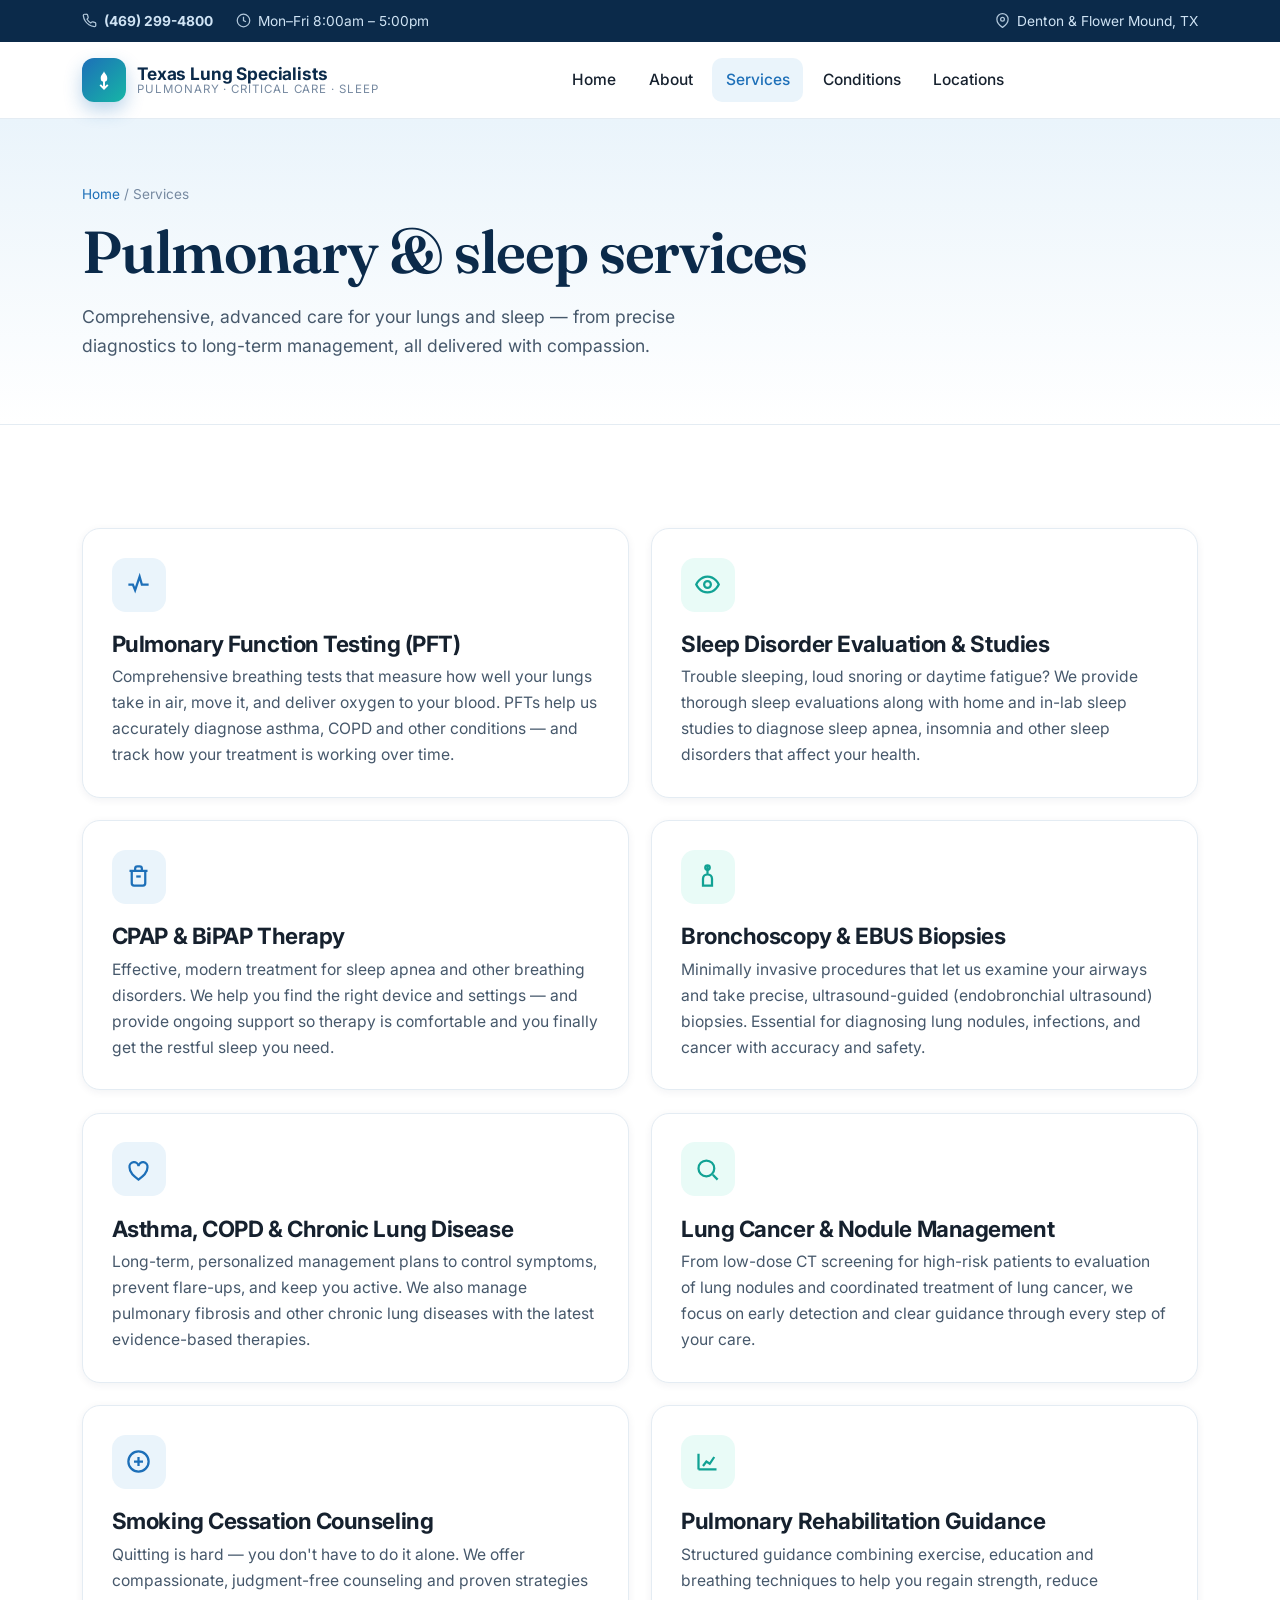
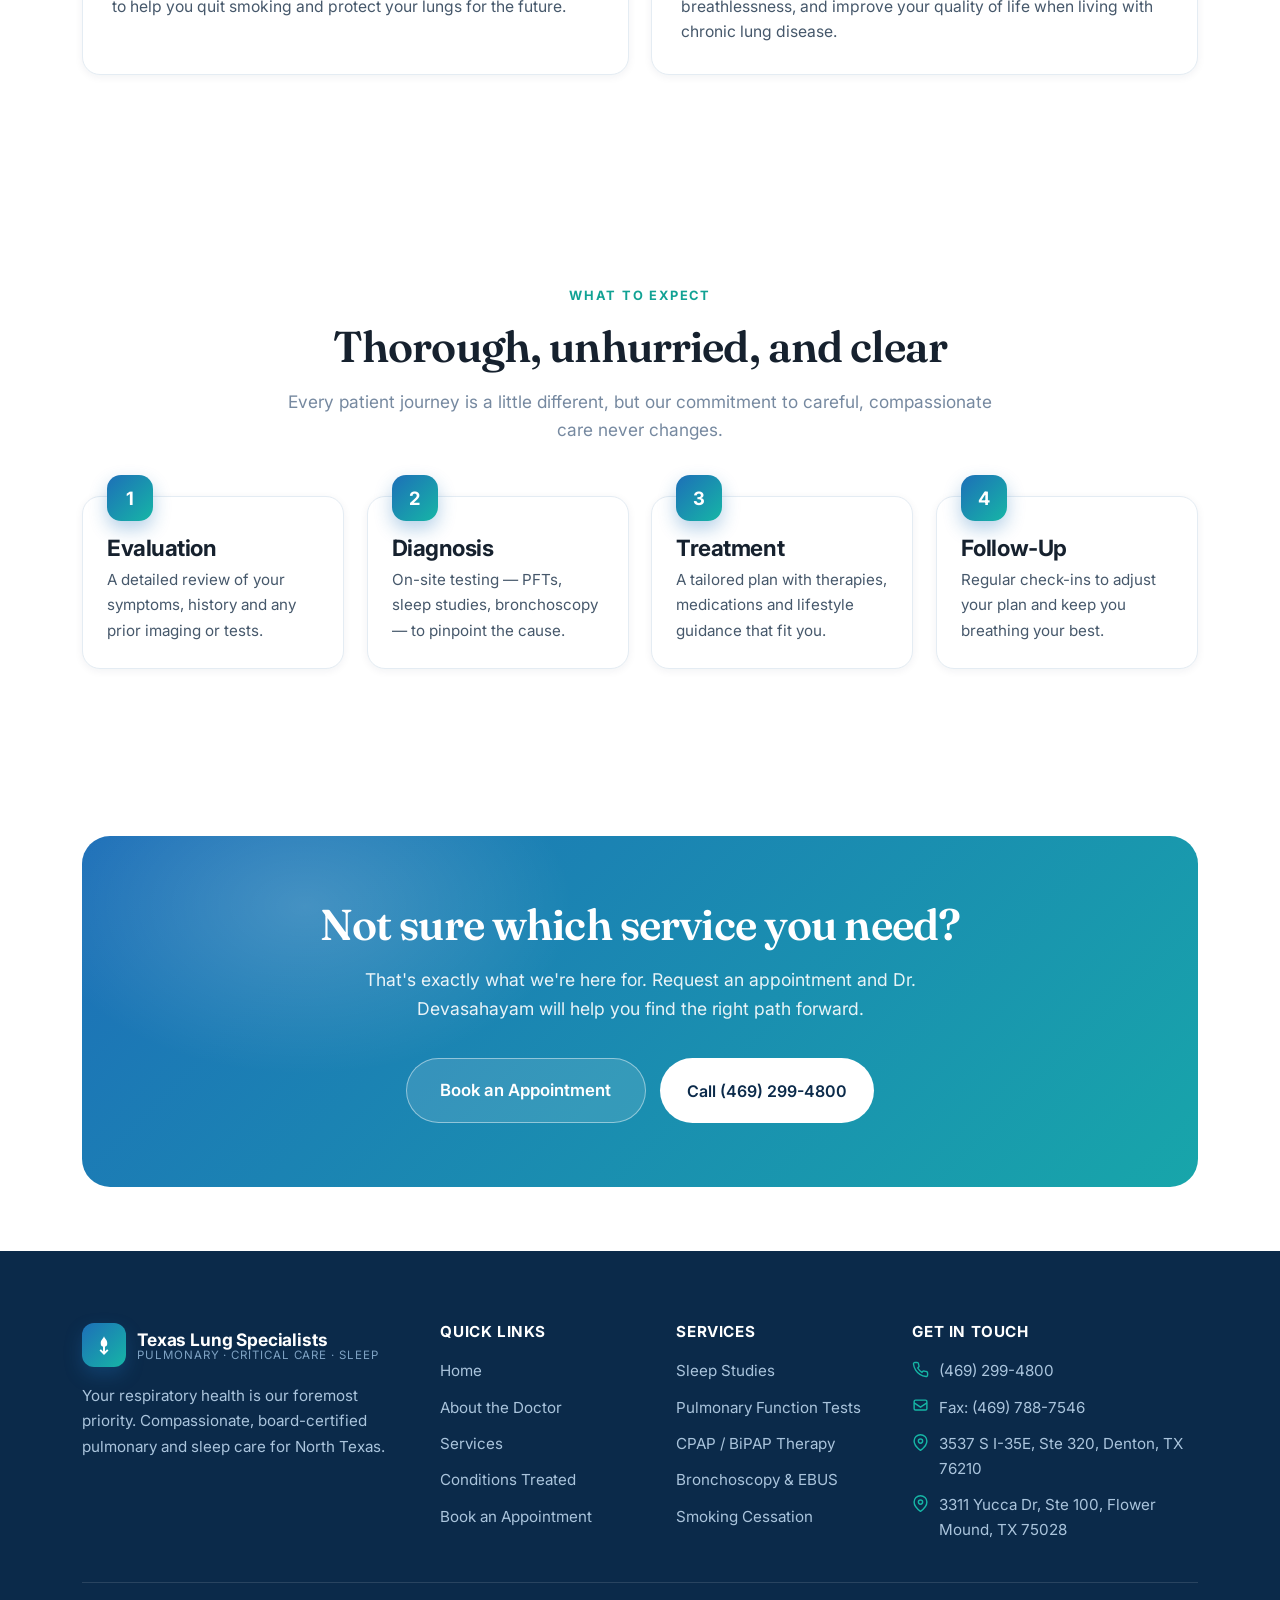
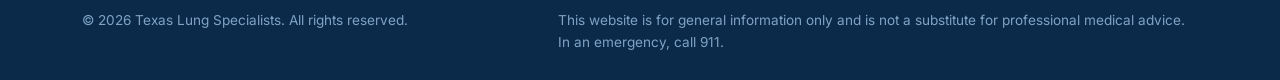
<file: services.html>
<!DOCTYPE html>
<html lang="en">
<head>
<meta charset="UTF-8">
<meta name="viewport" content="width=device-width, initial-scale=1.0">
<title>Services &amp; Conditions | Texas Lung Specialists</title>
<meta name="description" content="Pulmonary and sleep services in Denton & Flower Mound, TX: sleep studies, pulmonary function testing, CPAP/BiPAP, bronchoscopy & EBUS, asthma & COPD management, smoking cessation and more.">
<link rel="preconnect" href="https://fonts.googleapis.com">
<link rel="preconnect" href="https://fonts.gstatic.com" crossorigin>
<link href="https://fonts.googleapis.com/css2?family=Fraunces:opsz,wght@9..144,500;9..144,600;9..144,700&family=Inter:wght@400;500;600;700&display=swap" rel="stylesheet">
<link rel="stylesheet" href="css/styles.css?v=20260612">
<link rel="icon" href="data:image/svg+xml,%3Csvg xmlns='http://www.w3.org/2000/svg' viewBox='0 0 32 32'%3E%3Crect width='32' height='32' rx='8' fill='%231d6fb8'/%3E%3Cpath d='M16 7c-1 3-4 4-4 8a4 4 0 0 0 8 0c0-4-3-5-4-8z' fill='white'/%3E%3C/svg%3E">
</head>
<body>

<!-- TOP BAR -->
<div class="topbar">
  <div class="container">
    <div class="tb-group">
      <a class="tb-item" href="tel:4692994800"><svg viewBox="0 0 24 24" fill="none" stroke="currentColor" stroke-width="2"><path d="M22 16.92v3a2 2 0 0 1-2.18 2 19.79 19.79 0 0 1-8.63-3.07 19.5 19.5 0 0 1-6-6 19.79 19.79 0 0 1-3.07-8.67A2 2 0 0 1 4.11 2h3a2 2 0 0 1 2 1.72c.13.96.36 1.9.7 2.81a2 2 0 0 1-.45 2.11L8.09 9.91a16 16 0 0 0 6 6l1.27-1.27a2 2 0 0 1 2.11-.45c.91.34 1.85.57 2.81.7A2 2 0 0 1 22 16.92z"/></svg><strong>(469) 299-4800</strong></a>
      <span class="tb-item tb-group secondary"><svg viewBox="0 0 24 24" fill="none" stroke="currentColor" stroke-width="2"><circle cx="12" cy="12" r="10"/><path d="M12 6v6l4 2"/></svg> Mon–Fri 8:00am – 5:00pm</span>
    </div>
    <div class="tb-group secondary">
      <span class="tb-item"><svg viewBox="0 0 24 24" fill="none" stroke="currentColor" stroke-width="2"><path d="M21 10c0 7-9 13-9 13s-9-6-9-13a9 9 0 0 1 18 0z"/><circle cx="12" cy="10" r="3"/></svg> Denton &amp; Flower Mound, TX</span>
    </div>
  </div>
</div>

<!-- HEADER -->
<header class="header" id="header">
  <div class="container nav">
    <a class="brand" href="index.html"><span class="brand-mark"><svg viewBox="0 0 24 24" fill="none" stroke="white" stroke-width="1.8"><path d="M12 4c-.8 2.5-3 3.2-3 6.5a3 3 0 0 0 6 0C15 7.2 12.8 6.5 12 4z" fill="white" stroke="none"/><path d="M12 13v7M8.5 16.5l3.5 3.5 3.5-3.5"/></svg></span><span class="brand-text"><strong>Texas Lung Specialists</strong><span>Pulmonary · Critical Care · Sleep</span></span></a>
    <nav class="nav-links" id="navLinks">
      <a href="index.html">Home</a>
      <a href="about.html">About</a>
      <a href="services.html" class="active">Services</a>
      <a href="conditions.html">Conditions</a>
      <a href="contact.html">Locations</a>
    </nav>
    <div class="nav-cta">
      <button class="nav-toggle" id="navToggle" aria-label="Menu"><span></span></button>
    </div>
  </div>
</header>

<!-- PAGE HERO -->
<section class="page-hero">
  <div class="container">
    <div class="crumbs"><a href="index.html">Home</a> / Services</div>
    <h1>Pulmonary &amp; sleep services</h1>
    <p>Comprehensive, advanced care for your lungs and sleep — from precise diagnostics to long-term management, all delivered with compassion.</p>
  </div>
</section>

<!-- SERVICES DETAIL -->
<section>
  <div class="container">
    <div class="grid grid-2">

      <article class="card reveal svc-card">
        <span class="ico"><svg viewBox="0 0 24 24" fill="none" stroke="currentColor" stroke-width="2"><path d="M3 12h4l2 5 4-12 2 7h6"/></svg></span>
        <h3>Pulmonary Function Testing (PFT)</h3>
        <p>Comprehensive breathing tests that measure how well your lungs take in air, move it, and deliver oxygen to your blood. PFTs help us accurately diagnose asthma, COPD and other conditions — and track how your treatment is working over time.</p>
      </article>

      <article class="card reveal svc-card" data-delay="1">
        <span class="ico teal"><svg viewBox="0 0 24 24" fill="none" stroke="currentColor" stroke-width="2"><path d="M2 12s3-7 10-7 10 7 10 7-3 7-10 7-10-7-10-7z"/><circle cx="12" cy="12" r="3"/></svg></span>
        <h3>Sleep Disorder Evaluation &amp; Studies</h3>
        <p>Trouble sleeping, loud snoring or daytime fatigue? We provide thorough sleep evaluations along with home and in-lab sleep studies to diagnose sleep apnea, insomnia and other sleep disorders that affect your health.</p>
      </article>

      <article class="card reveal svc-card">
        <span class="ico"><svg viewBox="0 0 24 24" fill="none" stroke="currentColor" stroke-width="2"><path d="M4 7h16M6 7v11a2 2 0 0 0 2 2h8a2 2 0 0 0 2-2V7M9 7V5a2 2 0 0 1 2-2h2a2 2 0 0 1 2 2v2"/><path d="M10 12h4"/></svg></span>
        <h3>CPAP &amp; BiPAP Therapy</h3>
        <p>Effective, modern treatment for sleep apnea and other breathing disorders. We help you find the right device and settings — and provide ongoing support so therapy is comfortable and you finally get the restful sleep you need.</p>
      </article>

      <article class="card reveal svc-card" data-delay="1">
        <span class="ico teal"><svg viewBox="0 0 24 24" fill="none" stroke="currentColor" stroke-width="2"><path d="M12 2v8M12 10a4 4 0 0 0-4 4v6h8v-6a4 4 0 0 0-4-4z"/><circle cx="12" cy="4" r="2"/></svg></span>
        <h3>Bronchoscopy &amp; EBUS Biopsies</h3>
        <p>Minimally invasive procedures that let us examine your airways and take precise, ultrasound-guided (endobronchial ultrasound) biopsies. Essential for diagnosing lung nodules, infections, and cancer with accuracy and safety.</p>
      </article>

      <article class="card reveal svc-card">
        <span class="ico"><svg viewBox="0 0 24 24" fill="none" stroke="currentColor" stroke-width="2"><path d="M12 21c-4-3-8-6-8-11a4 4 0 0 1 8-1 4 4 0 0 1 8 1c0 5-4 8-8 11z"/></svg></span>
        <h3>Asthma, COPD &amp; Chronic Lung Disease</h3>
        <p>Long-term, personalized management plans to control symptoms, prevent flare-ups, and keep you active. We also manage pulmonary fibrosis and other chronic lung diseases with the latest evidence-based therapies.</p>
      </article>

      <article class="card reveal svc-card" data-delay="1">
        <span class="ico teal"><svg viewBox="0 0 24 24" fill="none" stroke="currentColor" stroke-width="2"><circle cx="11" cy="11" r="7"/><path d="M21 21l-4.3-4.3"/></svg></span>
        <h3>Lung Cancer &amp; Nodule Management</h3>
        <p>From low-dose CT screening for high-risk patients to evaluation of lung nodules and coordinated treatment of lung cancer, we focus on early detection and clear guidance through every step of your care.</p>
      </article>

      <article class="card reveal svc-card">
        <span class="ico"><svg viewBox="0 0 24 24" fill="none" stroke="currentColor" stroke-width="2"><path d="M3 12a9 9 0 1 0 18 0 9 9 0 0 0-18 0z"/><path d="M8 12h8M12 8v8"/></svg></span>
        <h3>Smoking Cessation Counseling</h3>
        <p>Quitting is hard — you don't have to do it alone. We offer compassionate, judgment-free counseling and proven strategies to help you quit smoking and protect your lungs for the future.</p>
      </article>

      <article class="card reveal svc-card" data-delay="1">
        <span class="ico teal"><svg viewBox="0 0 24 24" fill="none" stroke="currentColor" stroke-width="2"><path d="M4 19V5M4 19h16M8 16l3-4 3 2 4-6"/></svg></span>
        <h3>Pulmonary Rehabilitation Guidance</h3>
        <p>Structured guidance combining exercise, education and breathing techniques to help you regain strength, reduce breathlessness, and improve your quality of life when living with chronic lung disease.</p>
      </article>

    </div>
  </div>
</section>

<!-- PROCESS -->
<section>
  <div class="container">
    <div class="section-head center reveal">
      <span class="eyebrow">What To Expect</span>
      <h2>Thorough, unhurried, and clear</h2>
      <p>Every patient journey is a little different, but our commitment to careful, compassionate care never changes.</p>
    </div>
    <div class="steps">
      <div class="step reveal"><h3>Evaluation</h3><p>A detailed review of your symptoms, history and any prior imaging or tests.</p></div>
      <div class="step reveal" data-delay="1"><h3>Diagnosis</h3><p>On-site testing — PFTs, sleep studies, bronchoscopy — to pinpoint the cause.</p></div>
      <div class="step reveal" data-delay="2"><h3>Treatment</h3><p>A tailored plan with therapies, medications and lifestyle guidance that fit you.</p></div>
      <div class="step reveal" data-delay="3"><h3>Follow-Up</h3><p>Regular check-ins to adjust your plan and keep you breathing your best.</p></div>
    </div>
  </div>
</section>

<!-- CTA -->
<section class="section-tight">
  <div class="container">
    <div class="cta-band reveal">
      <h2>Not sure which service you need?</h2>
      <p>That's exactly what we're here for. Request an appointment and Dr. Devasahayam will help you find the right path forward.</p>
      <div class="hero-actions">
        <a href="contact.html" class="btn btn-ghost btn-lg">Book an Appointment</a>
        <a href="tel:4692994800" class="btn" style="background:#fff;color:var(--navy)">Call (469) 299-4800</a>
      </div>
    </div>
  </div>
</section>

<!-- FOOTER -->
<footer class="footer">
  <div class="container">
    <div class="footer-grid">
      <div class="foot-about">
        <a class="brand" href="index.html"><span class="brand-mark"><svg viewBox="0 0 24 24" fill="none" stroke="white" stroke-width="1.8"><path d="M12 4c-.8 2.5-3 3.2-3 6.5a3 3 0 0 0 6 0C15 7.2 12.8 6.5 12 4z" fill="white" stroke="none"/><path d="M12 13v7M8.5 16.5l3.5 3.5 3.5-3.5"/></svg></span><span class="brand-text"><strong>Texas Lung Specialists</strong><span>Pulmonary · Critical Care · Sleep</span></span></a>
        <p>Your respiratory health is our foremost priority. Compassionate, board-certified pulmonary and sleep care for North Texas.</p>
      </div>
      <div><h4>Quick Links</h4><ul><li><a href="index.html">Home</a></li><li><a href="about.html">About the Doctor</a></li><li><a href="services.html">Services</a></li><li><a href="#conditions">Conditions Treated</a></li><li><a href="contact.html">Book an Appointment</a></li></ul></div>
      <div><h4>Services</h4><ul><li><a href="services.html">Sleep Studies</a></li><li><a href="services.html">Pulmonary Function Tests</a></li><li><a href="services.html">CPAP / BiPAP Therapy</a></li><li><a href="services.html">Bronchoscopy &amp; EBUS</a></li><li><a href="services.html">Smoking Cessation</a></li></ul></div>
      <div><h4>Get In Touch</h4><ul class="foot-contact">
        <li><svg viewBox="0 0 24 24" fill="none" stroke="currentColor" stroke-width="2"><path d="M22 16.92v3a2 2 0 0 1-2.18 2 19.79 19.79 0 0 1-8.63-3.07 19.5 19.5 0 0 1-6-6 19.79 19.79 0 0 1-3.07-8.67A2 2 0 0 1 4.11 2h3a2 2 0 0 1 2 1.72c.13.96.36 1.9.7 2.81a2 2 0 0 1-.45 2.11L8.09 9.91a16 16 0 0 0 6 6l1.27-1.27a2 2 0 0 1 2.11-.45c.91.34 1.85.57 2.81.7A2 2 0 0 1 22 16.92z"/></svg> <a href="tel:4692994800">(469) 299-4800</a></li>
        <li><svg viewBox="0 0 24 24" fill="none" stroke="currentColor" stroke-width="2"><rect x="3" y="3" width="18" height="14" rx="2"/><path d="M3 7l9 6 9-6"/></svg> Fax: (469) 788-7546</li>
        <li><svg viewBox="0 0 24 24" fill="none" stroke="currentColor" stroke-width="2"><path d="M21 10c0 7-9 13-9 13s-9-6-9-13a9 9 0 0 1 18 0z"/><circle cx="12" cy="10" r="3"/></svg> 3537 S I-35E, Ste 320, Denton, TX 76210</li>
        <li><svg viewBox="0 0 24 24" fill="none" stroke="currentColor" stroke-width="2"><path d="M21 10c0 7-9 13-9 13s-9-6-9-13a9 9 0 0 1 18 0z"/><circle cx="12" cy="10" r="3"/></svg> 3311 Yucca Dr, Ste 100, Flower Mound, TX 75028</li>
      </ul></div>
    </div>
    <div class="footer-bottom">
      <span>© 2026 Texas Lung Specialists. All rights reserved.</span>
      <span class="disc">This website is for general information only and is not a substitute for professional medical advice. In an emergency, call 911.</span>
    </div>
  </div>
  <div id="conditionTemplates" style="display:none"></div>

  <div class="condition-panel-overlay" id="conditionOverlay" aria-hidden="true">
    <div class="condition-panel" role="dialog" aria-modal="true" aria-labelledby="conditionPanelTitle">
      <button class="close-btn" type="button" aria-label="Close condition details">×</button>
      <div class="condition-panel-content">
        <!-- Dynamic content inserted here from templates -->
      </div>
    </div>
  </div>
</footer>

<script src="js/main.js?v=20260612"></script>
</body>
</html>
</file>
<file: css/styles.css>
/* ============================================================
   Texas Lung Specialists — Design System
   A calm, professional, modern medical theme.
   ============================================================ */

/* ---------- Design Tokens ---------- */
:root {
  /* Brand palette — calming clinical blues + fresh teal accent */
  --navy:       #0b2a4a;
  --navy-700:   #123a63;
  --blue:       #1d6fb8;
  --blue-600:   #2a86d6;
  --teal:       #16b6a6;
  --teal-600:   #11a294;
  --sky:        #eaf4fb;
  --sky-200:    #d6e9f7;
  --mint:       #e9fbf7;

  --ink:        #16212e;
  --body:       #46586b;
  --muted:      #7689a0;
  --line:       #e4ecf3;
  --white:      #ffffff;
  --cloud:      #f6fafd;

  --gold:       #f5a623;

  /* Effects */
  --shadow-sm:  0 2px 8px rgba(11, 42, 74, .06);
  --shadow:     0 12px 30px rgba(11, 42, 74, .10);
  --shadow-lg:  0 26px 60px rgba(11, 42, 74, .16);
  --radius:     18px;
  --radius-sm:  12px;
  --radius-lg:  28px;

  --container:  1180px;
  --gap:        clamp(1.5rem, 4vw, 3rem);

  --font:       'Inter', -apple-system, BlinkMacSystemFont, 'Segoe UI', Roboto, sans-serif;
  --display:    'Fraunces', 'Inter', Georgia, serif;
}

/* ---------- Reset ---------- */
*, *::before, *::after { box-sizing: border-box; margin: 0; padding: 0; }
html { scroll-behavior: smooth; -webkit-text-size-adjust: 100%; }
body {
  font-family: var(--font);
  color: var(--body);
  background: var(--white);
  line-height: 1.65;
  font-size: 17px;
  overflow-x: hidden;
}
img { max-width: 100%; display: block; }
a { color: var(--blue); text-decoration: none; transition: color .2s ease; }
a:hover { color: var(--teal-600); }
ul { list-style: none; }
button { font-family: inherit; cursor: pointer; border: none; }

h1, h2, h3, h4 { color: var(--ink); line-height: 1.15; font-weight: 700; letter-spacing: -.02em; }
h1 { font-family: var(--display); font-size: clamp(2.3rem, 5.2vw, 3.7rem); font-weight: 600; }
h2 { font-family: var(--display); font-size: clamp(1.8rem, 3.8vw, 2.7rem); font-weight: 600; }
h3 { font-size: clamp(1.15rem, 2vw, 1.4rem); }

/* ---------- Layout ---------- */
.container { width: 100%; max-width: var(--container); margin-inline: auto; padding-inline: clamp(1.2rem, 4vw, 2rem); }
section { padding: clamp(3.5rem, 8vw, 6.5rem) 0; }
.section-tight { padding: clamp(2.5rem, 5vw, 4rem) 0; }

.eyebrow {
  display: inline-flex; align-items: center; gap: .5rem;
  font-size: clamp(.72rem, 2.6vw, .8rem); font-weight: 700; letter-spacing: .14em; text-transform: uppercase;
  color: var(--teal-600); margin-bottom: 1rem;
}
.eyebrow::before { content: ""; width: 26px; height: 2px; background: var(--teal); border-radius: 2px; }

.section-head { max-width: 720px; margin-bottom: clamp(2rem, 4vw, 3.2rem); }
.section-head.center { margin-inline: auto; text-align: center; }
.section-head.center .eyebrow::before { display: none; }
.section-head p { margin-top: 1rem; color: var(--muted); font-size: clamp(.98rem, 2.8vw, 1.08rem); }

.lede { font-size: 1.18rem; color: var(--body); }

/* ---------- Buttons ---------- */
.btn {
  display: inline-flex; align-items: center; justify-content: center; gap: .6rem;
  padding: .95rem 1.7rem; border-radius: 999px; font-weight: 600; font-size: 1rem;
  transition: transform .2s ease, box-shadow .25s ease, background .25s ease; white-space: nowrap;
}
.btn svg { width: 19px; height: 19px; }
.btn-primary { background: linear-gradient(135deg, var(--blue) 0%, var(--teal) 130%); color: #fff; box-shadow: 0 10px 24px rgba(29,111,184,.32); }
.btn-primary:hover { color: #fff; transform: translateY(-2px); box-shadow: 0 16px 30px rgba(29,111,184,.4); }
.btn-ghost { background: rgba(255,255,255,.12); color: #fff; border: 1.5px solid rgba(255,255,255,.45); }
.btn-ghost:hover { background: rgba(255,255,255,.22); color: #fff; transform: translateY(-2px); }
.btn-outline { background: #fff; color: var(--navy); border: 1.5px solid var(--line); box-shadow: var(--shadow-sm); }
.btn-outline:hover { color: var(--blue); border-color: var(--blue-600); transform: translateY(-2px); }
.btn-lg { padding: 1.1rem 2.1rem; font-size: 1.05rem; }

/* ---------- Top utility bar ---------- */
.topbar {
  background: var(--navy); color: #cfe3f4; font-size: .86rem;
}
.topbar .container { display: flex; align-items: center; justify-content: space-between; gap: 1rem; min-height: 42px; flex-wrap: wrap; }
.topbar a { color: #cfe3f4; }
.topbar a:hover { color: #fff; }
.topbar .tb-group { display: flex; align-items: center; gap: 1.4rem; flex-wrap: wrap; }
.topbar .tb-item { display: inline-flex; align-items: center; gap: .45rem; }
.topbar svg { width: 15px; height: 15px; opacity: .85; }

/* ---------- Header / Nav ---------- */
.header {
  position: sticky; top: 0; z-index: 50; background: rgba(255,255,255,.88);
  backdrop-filter: saturate(160%) blur(14px); border-bottom: 1px solid var(--line);
  transition: box-shadow .3s ease;
}
.header.scrolled { box-shadow: var(--shadow-sm); }
.nav { display: flex; align-items: center; justify-content: space-between; min-height: 76px; gap: 1rem; }
.brand { display: flex; align-items: center; gap: .7rem; }
.brand-mark {
  width: 44px; height: 44px; border-radius: 12px; flex: none;
  background: linear-gradient(135deg, var(--blue), var(--teal)); display: grid; place-items: center;
  box-shadow: 0 8px 18px rgba(29,111,184,.3);
}
.brand-mark svg { width: 26px; height: 26px; }
.brand-text { display: flex; flex-direction: column; line-height: 1.1; }
.brand-text strong { font-size: 1.08rem; color: var(--navy); letter-spacing: -.01em; }
.brand-text span { font-size: .72rem; color: var(--muted); letter-spacing: .08em; text-transform: uppercase; }

.nav-links { display: flex; align-items: center; gap: .35rem; }
.nav-links a {
  color: var(--ink); font-weight: 500; font-size: .97rem; padding: .55rem .85rem; border-radius: 10px;
  transition: background .2s, color .2s;
}
.nav-links a:hover, .nav-links a.active { background: var(--sky); color: var(--blue); }
.nav-cta { display: flex; align-items: center; gap: .6rem; }

.nav-toggle { display: none; width: 46px; height: 46px; border-radius: 12px; background: var(--sky); place-items: center; }
.nav-toggle span, .nav-toggle span::before, .nav-toggle span::after {
  content: ""; display: block; width: 20px; height: 2px; background: var(--navy); border-radius: 2px; position: relative; transition: .25s;
}
.nav-toggle span::before { position: absolute; top: -6px; }
.nav-toggle span::after  { position: absolute; top: 6px; }
.nav-toggle.open span { background: transparent; }
.nav-toggle.open span::before { top: 0; transform: rotate(45deg); }
.nav-toggle.open span::after  { top: 0; transform: rotate(-45deg); }

/* ---------- Hero ---------- */
.hero { position: relative; background: linear-gradient(180deg, var(--sky) 0%, #fff 100%); overflow: hidden; }
.hero::before {
  content: ""; position: absolute; inset: 0;
  background:
    radial-gradient(60% 60% at 85% 10%, rgba(22,182,166,.16), transparent 60%),
    radial-gradient(50% 50% at 10% 90%, rgba(29,111,184,.12), transparent 60%);
  pointer-events: none;
}
.hero .container { position: relative; display: grid; grid-template-columns: 1.05fr .95fr; gap: clamp(2rem, 5vw, 4rem); align-items: center; padding-top: clamp(3rem, 6vw, 5rem); padding-bottom: clamp(3rem, 6vw, 5rem); }
.hero-badge {
  display: inline-flex; align-items: center; gap: .55rem; background: #fff; border: 1px solid var(--sky-200);
  padding: .5rem 1rem; border-radius: 999px; font-size: .85rem; font-weight: 600; color: var(--navy-700);
  box-shadow: var(--shadow-sm); margin-bottom: 1.5rem;
}
.hero-badge .dot { width: 9px; height: 9px; border-radius: 50%; background: var(--teal); box-shadow: 0 0 0 4px rgba(22,182,166,.22); }
.hero h1 { color: var(--navy); }
.hero h1 .accent { color: var(--blue); }
.hero p.lede { margin-top: 1.4rem; max-width: 540px; }
.hero-actions { margin-top: 2.2rem; display: flex; gap: .9rem; flex-wrap: wrap; }
.hero-trust { margin-top: 2.6rem; display: flex; gap: 2rem; flex-wrap: wrap; }
.hero-trust .ht { display: flex; flex-direction: column; }
.hero-trust .ht b { font-family: var(--display); font-size: 1.9rem; color: var(--navy); font-weight: 600; }
.hero-trust .ht span { font-size: .85rem; color: var(--muted); }

/* Hero visual */
.hero-visual { position: relative; }
.hero-photo {
  position: relative; border-radius: var(--radius-lg); overflow: hidden; aspect-ratio: 4/5;
  background: linear-gradient(160deg, var(--navy) 0%, var(--blue) 100%); box-shadow: var(--shadow-lg);
}
.hero-photo img { width: 100%; height: 100%; object-fit: cover; }
.hero-float {
  position: absolute; background: #fff; border: 2px solid var(--blue); border-radius: var(--radius-sm); box-shadow: var(--shadow); padding: .9rem 1.1rem;
  display: flex; align-items: center; gap: .75rem; font-size: .9rem;
}
.hero-float .ico { width: 38px; height: 38px; border-radius: 10px; display: grid; place-items: center; flex: none; }
.hero-float .ico svg { width: 20px; height: 20px; }
.hero-float b { display: block; color: var(--ink); font-size: .95rem; }
.hero-float small { color: var(--muted); }
.hero-float.f1 { top: 8%; left: -12%; }
.hero-float.f2 { bottom: 9%; right: -10%; }
.hero-float.f3 { bottom: 38%; left: -14%; }

/* Gentle vertical bob — stays beside the photo, never drifts across it */
@keyframes cloudFloat {
  0%   { transform: translateY(0); }
  50%  { transform: translateY(-8px); }
  100% { transform: translateY(0); }
}
.hero-float {
  cursor: default;
  animation: cloudFloat 7s ease-in-out infinite;
  transition: transform .35s ease, box-shadow .35s ease;
}
.hero-float.f1 { animation-duration: 6.5s; animation-delay: 0s; }
.hero-float.f2 { animation-duration: 8s;   animation-delay: -2s; }
.hero-float.f3 { animation-duration: 7.5s; animation-delay: -4s; }
.hero-float:hover {
  animation-play-state: paused;
  transform: translateY(-14px) scale(1.07);
  box-shadow: var(--shadow-lg);
  z-index: 5;
}
@media (prefers-reduced-motion: reduce) {
  .hero-float { animation: none; }
}

/* ---------- Logo / trust strip ---------- */
.trustbar { position: relative; z-index: 3; margin-top: clamp(-4.5rem, -5vw, -2.5rem); }
.trustbar .container {
  background: #fff; border: 1px solid var(--line); border-radius: var(--radius-lg); box-shadow: var(--shadow-lg);
  display: flex; align-items: center; justify-content: space-between; gap: 1.5rem; flex-wrap: wrap;
  padding: 1.6rem clamp(1.5rem, 3vw, 2.5rem);
}
.trustbar .tb-cell { display: flex; align-items: center; gap: .7rem; color: var(--navy-700); font-weight: 600; font-size: .95rem; }
.trustbar .tb-cell svg { width: 26px; height: 26px; color: var(--teal-600); flex: none; }

/* ---------- Photo slideshow ---------- */
.slideshow { position: relative; border-radius: var(--radius-lg); overflow: hidden; box-shadow: var(--shadow-lg); }
.slideshow .slides { position: relative; aspect-ratio: 16 / 7; background: var(--navy); }
.slideshow .slide { position: absolute; inset: 0; opacity: 0; transition: opacity .8s ease; }
.slideshow .slide.active { opacity: 1; }
.slideshow .slide img { width: 100%; height: 100%; object-fit: cover; display: block; }
.slide-nav {
  position: absolute; top: 50%; transform: translateY(-50%); width: 46px; height: 46px; border: none;
  border-radius: 50%; background: rgba(255,255,255,.85); color: var(--navy); font-size: 1.2rem; cursor: pointer;
  display: grid; place-items: center; box-shadow: var(--shadow); transition: background .2s ease, transform .2s ease; z-index: 2;
}
.slide-nav:hover { background: #fff; transform: translateY(-50%) scale(1.08); }
.slide-nav.prev { left: 16px; }
.slide-nav.next { right: 16px; }
.slide-dots { position: absolute; bottom: 16px; left: 0; right: 0; display: flex; justify-content: center; gap: .5rem; z-index: 2; }
.slide-dots button { width: 11px; height: 11px; padding: 0; border: none; border-radius: 50%; background: rgba(255,255,255,.55); cursor: pointer; transition: .25s ease; }
.slide-dots button.active { background: #fff; width: 28px; border-radius: 6px; }

/* ---------- Cards / grids ---------- */
.grid { display: grid; gap: 1.4rem; }
.grid-2 { grid-template-columns: repeat(2, 1fr); }
.grid-3 { grid-template-columns: repeat(3, 1fr); }
.grid-4 { grid-template-columns: repeat(4, 1fr); }

.card {
  background: #fff; border: 1px solid var(--line); border-radius: var(--radius); padding: 1.8rem;
  box-shadow: var(--shadow-sm); transition: transform .25s ease, box-shadow .25s ease, border-color .25s;
}
.card:hover { transform: translateY(-6px); box-shadow: var(--shadow); border-color: var(--sky-200); }
.card.svc-card:hover { border-color: #fff; box-shadow: 0 10px 30px rgba(100, 100, 100, .35); }
.card .ico {
  width: 54px; height: 54px; border-radius: 14px; display: grid; place-items: center; margin-bottom: 1.2rem;
  background: var(--sky); color: var(--blue);
}
.card .ico.teal { background: var(--mint); color: var(--teal-600); }
.card .ico svg { width: 27px; height: 27px; }
.card h3 { margin-bottom: .5rem; }
.card p { font-size: .98rem; color: var(--body); }
.card .more { display: inline-flex; align-items: center; gap: .35rem; margin-top: 1rem; font-weight: 600; font-size: .92rem; }
.card .more svg { width: 16px; height: 16px; transition: transform .2s; }
.card:hover .more svg { transform: translateX(4px); }

/* ---------- Education cards (centered) ---------- */
.education .card { text-align: center; }
.education .card .ico { margin-left: auto; margin-right: auto; }
.education .card h3 { text-align: center; }
.education .card p { margin-top: .6rem; color: var(--body); }

/* ---------- Conditions chips ---------- */
.conditions { display: flex; flex-wrap: wrap; gap: .8rem; }
.condition {
  display: inline-flex; align-items: center; gap: .6rem; background: #fff; border: 1px solid var(--line);
  border-radius: 999px; padding: clamp(.6rem, 1.8vw, .7rem) clamp(.9rem, 3vw, 1.2rem); font-weight: 600; color: var(--navy-700); font-size: clamp(.86rem, 2.6vw, .96rem);
  box-shadow: var(--shadow-sm); transition: .2s;
}
.condition:hover, .condition-action:hover { border-color: var(--teal); color: var(--teal-600); transform: translateY(-2px); }
.condition .dot { width: 8px; height: 8px; border-radius: 50%; background: var(--teal); }
.condition-action {
  all: unset;
  display: inline-flex;
  align-items: center;
  gap: .6rem;
  background: #fff;
  border: 1px solid var(--line);
  border-radius: 999px;
  padding: clamp(.6rem, 1.8vw, .7rem) clamp(.9rem, 3vw, 1.2rem);
  font-weight: 600;
  color: var(--navy-700);
  font-size: clamp(.86rem, 2.6vw, .96rem);
  box-shadow: var(--shadow-sm);
  transition: .2s;
  cursor: pointer;
}
.condition-action:focus-visible {
  outline: 3px solid rgba(22, 182, 166, .35);
  outline-offset: 2px;
}
.condition-tooltip { position: relative; }
.condition-tooltip .tooltip-copy {
  position: absolute;
  left: 50%;
  bottom: calc(100% + .75rem);
  transform: translateX(-50%) translateY(6px);
  width: min(280px, 100vw - 3rem);
  padding: 1rem;
  border-radius: 18px;
  background: #fff;
  border: 1px solid rgba(16, 56, 95, .12);
  box-shadow: 0 18px 40px rgba(11, 42, 74, .14);
  color: var(--ink);
  font-size: .95rem;
  line-height: 1.5;
  opacity: 0;
  visibility: hidden;
  pointer-events: none;
  transition: opacity .2s ease, transform .2s ease, visibility .2s ease;
  z-index: 10;
}
.condition-tooltip .tooltip-copy::before {
  content: "";
  position: absolute;
  left: 50%;
  bottom: -6px;
  transform: translateX(-50%);
  border: 6px solid transparent;
  border-top-color: #fff;
}
.condition-tooltip:hover .tooltip-copy {
  opacity: 1;
  visibility: visible;
  transform: translateX(-50%) translateY(0);
}

.condition-panel-overlay {
  position: fixed;
  inset: 0;
  background: rgba(11, 42, 74, .32);
  backdrop-filter: blur(8px);
  display: none;
  align-items: center;
  justify-content: center;
  padding: 1.5rem;
  z-index: 100;
  overflow-y: auto;
}
.condition-panel-overlay.show {
  display: flex;
}
.condition-panel {
  background: #fff;
  border-radius: 28px;
  max-width: 640px;
  width: min(100%, 640px);
  max-height: calc(100vh - 3rem);
  max-height: calc(100dvh - 3rem);
  box-shadow: 0 30px 80px rgba(11, 42, 74, .16);
  position: relative;
  display: flex;
  flex-direction: column;
  overflow: hidden;
}
@media (max-width: 760px) {
  .condition-panel-overlay {
    padding: 0.75rem;
    padding-top: max(0.75rem, env(safe-area-inset-top));
    padding-bottom: max(0.75rem, env(safe-area-inset-bottom));
  }
  .condition-panel {
    max-height: calc(100vh - 1.5rem);
    max-height: calc(100dvh - 1.5rem);
    width: 100%;
  }
}
.condition-panel-content {
  overflow-y: auto;
  -webkit-overflow-scrolling: touch;
  overscroll-behavior: contain;
  flex: 1 1 auto;
  min-height: 0;
  padding: clamp(1.2rem, 4vw, 2rem);
}
.condition-panel .eyebrow {
  color: var(--teal-600);
  display: inline-flex;
  margin-bottom: 1rem;
  font-size: clamp(0.7rem, 2vw, 0.8rem);
}
.condition-panel h2 {
  margin-bottom: 1rem;
  font-size: clamp(1.5rem, 4vw, 2.2rem);
}
.condition-panel p {
  color: var(--body);
  font-size: clamp(0.9rem, 2.5vw, 1rem);
  line-height: 1.8;
  margin-top: 1rem;
}
.condition-symptoms {
  display: grid;
  gap: clamp(0.5rem, 2vw, 0.75rem);
  margin-top: 0.5rem;
}
.condition-symptoms-label {
  font-size: clamp(0.8rem, 2vw, 0.9rem);
  font-weight: 700;
  letter-spacing: .08em;
  text-transform: uppercase;
  color: var(--teal-600);
}
.symptom-tags {
  display: flex;
  flex-wrap: wrap;
  gap: clamp(0.5rem, 2vw, 0.65rem);
}
.symptom-tag {
  display: inline-flex;
  align-items: center;
  justify-content: center;
  padding: clamp(0.5rem, 1.5vw, 0.6rem) clamp(0.8rem, 2vw, 1rem);
  border-radius: 999px;
  background: rgba(29, 111, 184, .1);
  color: var(--navy);
  font-size: clamp(0.85rem, 2vw, 0.95rem);
  font-weight: 600;
}
.condition-alert {
  display: flex;
  gap: clamp(0.8rem, 2vw, 1rem);
  align-items: flex-start;
  background: rgba(29, 111, 184, .1);
  border: 1px solid rgba(29, 111, 184, .2);
  border-radius: 20px;
  padding: clamp(0.8rem, 2vw, 1.2rem);
  margin-top: clamp(0.5rem, 2vw, 0.75rem);
}
.condition-alert .alert-icon {
  width: clamp(32px, 8vw, 36px);
  height: clamp(32px, 8vw, 36px);
  border-radius: 14px;
  background: var(--teal);
  color: #fff;
  display: grid;
  place-items: center;
  font-weight: 700;
  font-size: clamp(0.95rem, 2vw, 1.1rem);
  flex-shrink: 0;
}
.condition-alert p {
  margin: 0;
  color: var(--ink);
  line-height: 1.6;
  font-size: clamp(0.85rem, 2vw, 1rem);
}
.condition-panel .close-btn {
  position: absolute;
  top: 1rem;
  right: 1rem;
  width: 38px;
  height: 38px;
  border: 1px solid var(--line);
  border-radius: 12px;
  background: #fff;
  color: var(--ink);
  font-size: 1.3rem;
  line-height: 1;
  display: grid;
  place-items: center;
  cursor: pointer;
  z-index: 10;
  transition: background .2s ease, transform .2s ease;
}
.condition-panel .close-btn:hover {
  background: var(--sky);
  transform: scale(1.1);
}
@media (max-width: 760px) {
  .condition-panel .close-btn {
    width: 44px;
    height: 44px;
    font-size: 1.5rem;
    top: 0.8rem;
    right: 0.8rem;
  }
}
.panel-scroll-btn {
  position: absolute;
  bottom: 1rem;
  left: 50%;
  transform: translateX(-50%);
  width: 44px;
  height: 44px;
  border: none;
  border-radius: 50%;
  background: var(--teal);
  color: #fff;
  display: grid;
  place-items: center;
  cursor: pointer;
  z-index: 12;
  box-shadow: 0 8px 20px rgba(11, 42, 74, .22);
  opacity: 0;
  visibility: hidden;
  transition: opacity .25s ease, transform .25s ease, visibility .25s ease;
  animation: panel-scroll-bounce 1.6s ease-in-out infinite;
}
.panel-scroll-btn.show {
  opacity: 1;
  visibility: visible;
}
.panel-scroll-btn svg {
  width: 22px;
  height: 22px;
}
.panel-scroll-btn:hover {
  background: var(--teal-600);
}
@keyframes panel-scroll-bounce {
  0%, 100% { transform: translateX(-50%) translateY(0); }
  50% { transform: translateX(-50%) translateY(4px); }
}
@media (prefers-reduced-motion: reduce) {
  .panel-scroll-btn { animation: none; }
}

/* ---------- Split / feature ---------- */
.split { display: grid; grid-template-columns: 1fr 1fr; gap: clamp(2rem, 5vw, 4rem); align-items: center; }
.media-frame {
  border-radius: var(--radius-lg); overflow: hidden; box-shadow: var(--shadow-lg); aspect-ratio: 5/4;
  background: linear-gradient(160deg, var(--blue), var(--teal));
}
.media-frame img { width: 100%; height: 100%; object-fit: cover; }
.media-frame.portrait { aspect-ratio: 4/5; }

/* Hovering outer line */
.hover-frame {
  border: 2px solid transparent;
  border-radius: var(--radius-lg);
  padding: clamp(1.25rem, 2.5vw, 2rem);
  transition: border-color .25s ease, box-shadow .25s ease, transform .25s ease;
}
.hover-frame:hover {
  border-color: #fff;
  box-shadow: 0 10px 30px rgba(100, 100, 100, .35);
  transform: translateY(-3px);
}
.checklist { margin-top: 1.6rem; display: grid; gap: .9rem; }
.checklist li { display: flex; gap: .8rem; align-items: flex-start; }
.checklist .tick { width: 26px; height: 26px; border-radius: 50%; background: var(--mint); color: var(--teal-600); display: grid; place-items: center; flex: none; margin-top: 2px; }
.checklist .tick svg { width: 15px; height: 15px; }
.checklist b { color: var(--ink); }

/* ---------- Stats band ---------- */
.band {
  background: linear-gradient(135deg, var(--navy) 0%, var(--navy-700) 60%, var(--blue) 130%); color: #fff; position: relative; overflow: hidden;
}
.band::before { content: ""; position: absolute; inset: 0; background: radial-gradient(50% 80% at 80% 20%, rgba(22,182,166,.25), transparent 60%); }
.band .container { position: relative; }
.band h2 { color: #fff; }
.band .stats { display: grid; grid-template-columns: repeat(4,1fr); gap: 1.5rem; text-align: center; }
.band .stat b { display: block; font-family: var(--display); font-size: clamp(2.2rem,5vw,3.2rem); font-weight: 600; color: #fff; }
.band .stat span { color: #bcd6ee; font-size: .95rem; }

/* ---------- Doctor profile ---------- */
.doc-card { display: grid; grid-template-columns: .8fr 1.2fr; gap: clamp(1.5rem,4vw,3rem); align-items: center; background: var(--cloud); border: 1px solid var(--line); border-radius: var(--radius-lg); padding: clamp(1.5rem,4vw,2.6rem); }
.doc-photo { border-radius: var(--radius); overflow: hidden; aspect-ratio: 4/5; background: linear-gradient(160deg, var(--navy), var(--blue)); box-shadow: var(--shadow); }
.doc-photo img { width: 100%; height: 100%; object-fit: cover; }
.doc-cred { display: flex; flex-wrap: wrap; gap: .6rem; margin: 1.2rem 0; }
.doc-cred .pill { background: #fff; border: 1px solid var(--line); border-radius: 999px; padding: .4rem .9rem; font-size: .85rem; font-weight: 600; color: var(--navy-700); }
.timeline { margin-top: 1.4rem; display: grid; gap: 1rem; }
.timeline li { display: flex; gap: 1rem; }
.timeline .yr { font-weight: 700; color: var(--blue); font-size: .9rem; min-width: 70px; flex: none; }

/* ---------- Steps ---------- */
.steps { display: grid; grid-template-columns: repeat(4,1fr); gap: 1.4rem; counter-reset: step; }
.step { position: relative; padding: 2.4rem 1.5rem 1.6rem; background: #fff; border: 1px solid var(--line); border-radius: var(--radius); box-shadow: var(--shadow-sm); }
.step::before { counter-increment: step; content: counter(step); position: absolute; top: -22px; left: 1.5rem; width: 46px; height: 46px; border-radius: 14px; background: linear-gradient(135deg,var(--blue),var(--teal)); color:#fff; display:grid; place-items:center; font-weight:700; font-size:1.15rem; box-shadow: 0 8px 18px rgba(29,111,184,.32); }
.step h3 { margin-bottom: .4rem; }
.step p { font-size: .95rem; }

/* ---------- Testimonials ---------- */
.testi { background: var(--cloud); }
.t-card { background:#fff; border:1px solid var(--line); border-radius: var(--radius); padding: 1.8rem; box-shadow: var(--shadow-sm); display:flex; flex-direction:column; gap:1rem; }
.t-stars { color: var(--gold); display:flex; gap:2px; }
.t-stars svg { width:18px; height:18px; }
.t-card p { color: var(--ink); font-size: 1.02rem; }
.t-author { display:flex; align-items:center; gap:.8rem; margin-top:auto; }
.t-avatar { width:46px; height:46px; border-radius:50%; background:linear-gradient(135deg,var(--blue),var(--teal)); color:#fff; display:grid; place-items:center; font-weight:700; flex:none; }
.t-author b { display:block; color:var(--ink); font-size:.95rem; }
.t-author small { color: var(--muted); }

/* ---------- FAQ ---------- */
.faq { max-width: 820px; margin-inline: auto; }
.faq-item { border-bottom: 1px solid var(--line); }
.faq-q { width:100%; background:none; text-align:left; display:flex; align-items:center; justify-content:space-between; gap:1rem; padding:1.4rem 0; font-size:1.08rem; font-weight:600; color:var(--ink); }
.faq-q .pm { width:30px; height:30px; border-radius:50%; background:var(--sky); color:var(--blue); display:grid; place-items:center; flex:none; transition:.25s; }
.faq-q .pm svg { width:16px; height:16px; transition:transform .25s; }
.faq-item.open .pm { background: var(--blue); color:#fff; }
.faq-item.open .pm svg { transform: rotate(45deg); }
.faq-a { max-height:0; overflow:hidden; transition:max-height .3s ease; }
.faq-a p { padding-bottom:1.4rem; color:var(--body); }

/* ---------- Locations ---------- */
.loc-card { background:#fff; border:1px solid var(--line); border-radius:var(--radius); overflow:hidden; box-shadow:var(--shadow-sm); transition:.25s; }
.loc-card:hover { box-shadow: var(--shadow); transform: translateY(-4px); }
.loc-map { aspect-ratio: 16/10; background: var(--sky); position:relative; }
.loc-map iframe { width:100%; height:100%; border:0; filter: saturate(1.05); }
.loc-body { padding: 1.6rem; }
.loc-body h3 { margin-bottom:.6rem; }
.loc-meta { display:grid; gap:.6rem; margin:1rem 0; }
.loc-meta li { display:flex; gap:.7rem; align-items:flex-start; font-size:.95rem; }
.loc-meta svg { width:18px; height:18px; color:var(--teal-600); flex:none; margin-top:3px; }

/* ---------- CTA band ---------- */
.cta-band { background: linear-gradient(135deg, var(--blue) 0%, var(--teal) 130%); color:#fff; border-radius: var(--radius-lg); padding: clamp(2.5rem,6vw,4rem); text-align:center; position:relative; overflow:hidden; }
.cta-band::before { content:""; position:absolute; inset:0; background: radial-gradient(40% 80% at 20% 20%, rgba(255,255,255,.18), transparent 60%); }
.cta-band > * { position:relative; }
.cta-band h2 { color:#fff; }
.cta-band p { color: rgba(255,255,255,.9); max-width:620px; margin: 1rem auto 2rem; font-size:clamp(.98rem, 3vw, 1.1rem); }
.cta-band .hero-actions { justify-content:center; }

/* ---------- Appointment form ---------- */
.form-wrap { background:#fff; border:1px solid var(--line); border-radius: var(--radius-lg); padding: clamp(1.6rem,4vw,2.6rem); box-shadow: var(--shadow); }
.form-row { display:grid; grid-template-columns:1fr 1fr; gap:1rem; }
.field { display:flex; flex-direction:column; gap:.4rem; margin-bottom:1.1rem; }
.field label { font-size:.88rem; font-weight:600; color:var(--navy-700); }
.field input, .field select, .field textarea {
  font-family:inherit; font-size:1rem; padding:.85rem 1rem; border:1.5px solid var(--line); border-radius:12px; background:var(--cloud); color:var(--ink); transition:.2s;
}
.field input:focus, .field select:focus, .field textarea:focus { outline:none; border-color:var(--blue-600); background:#fff; box-shadow:0 0 0 4px rgba(42,134,214,.12); }
.field textarea { resize:vertical; min-height:110px; }
.field.name-field input:hover { border-color:#fff; background:#fff; box-shadow:0 10px 30px rgba(100, 100, 100, .35); }
.form-note { font-size:.85rem; color:var(--muted); margin-top:.4rem; }
.form-success { display:none; background:var(--mint); border:1px solid #b9ece4; color:var(--teal-600); padding:1rem 1.2rem; border-radius:12px; font-weight:600; margin-bottom:1.2rem; }
.form-success.show { display:block; }

/* ---------- Animated underline link ---------- */
.link{position:relative;text-decoration:none}
.link::after{content:"";position:absolute;left:0;
  bottom:-3px;width:100%;height:2px;background:#4C5BFF;
  transform:scaleX(0);transform-origin:center;
  transition:transform .3s ease}
.link:hover::after{transform:scaleX(1)}

/* ---------- Footer ---------- */
.footer { background: var(--navy); color:#aac4dc; padding-top: clamp(3rem,6vw,4.5rem); }
.footer a { color:#aac4dc; }
.footer a:hover { color:#fff; }
.footer-grid { display:grid; grid-template-columns: 1.6fr 1fr 1fr 1.4fr; gap: 2rem; padding-bottom: 2.5rem; }
.footer .brand-text strong { color:#fff; }
.footer .brand-text span { color:#7fa3c4; }
.footer h4 { color:#fff; font-size:.95rem; letter-spacing:.04em; text-transform:uppercase; margin-bottom:1.1rem; }
.footer ul { display:grid; gap:.7rem; font-size:.95rem; }
.foot-contact li { display:flex; gap:.6rem; align-items:flex-start; }
.foot-contact svg { width:17px; height:17px; color:var(--teal); flex:none; margin-top:3px; }
.foot-about p { font-size:.95rem; margin:1rem 0; }
.socials { display:flex; gap:.7rem; }
.socials a { width:40px; height:40px; border-radius:50%; background:rgba(255,255,255,.08); display:grid; place-items:center; transition:.2s; }
.socials a:hover { background:var(--teal); }
.socials svg { width:18px; height:18px; color:#fff; }
.footer-bottom { border-top:1px solid rgba(255,255,255,.12); padding:1.6rem 0; display:flex; justify-content:space-between; gap:1rem; flex-wrap:wrap; font-size:.85rem; color:#7fa3c4; }
.footer-bottom .disc { max-width: 640px; }

/* ---------- Page hero (inner pages) ---------- */
.page-hero { background: linear-gradient(180deg, var(--sky), #fff); border-bottom:1px solid var(--line); padding: clamp(2.5rem,5vw,4rem) 0; }
.crumbs { font-size:.85rem; color:var(--muted); margin-bottom:.8rem; }
.crumbs a { color:var(--blue); }
.page-hero h1 { color:var(--navy); }
.page-hero p { margin-top:1rem; max-width:640px; color:var(--body); font-size:clamp(.98rem, 3vw, 1.1rem); }

/* ---------- Reveal animation ---------- */
.reveal { opacity:0; transform: translateY(26px); transition: opacity .6s ease, transform .6s ease; }
.reveal.in { opacity:1; transform:none; }
[data-delay="1"]{ transition-delay:.08s; }
[data-delay="2"]{ transition-delay:.16s; }
[data-delay="3"]{ transition-delay:.24s; }

/* ---------- Responsive ---------- */
@media (max-width: 980px) {
  .hero .container { grid-template-columns: 1fr; }
  .hero-visual { max-width: 460px; margin-inline:auto; order:-1; }
  .hero-float.f3 { display:none; }
  .grid-4 { grid-template-columns: repeat(2,1fr); }
  .steps { grid-template-columns: repeat(2,1fr); }
  .band .stats { grid-template-columns: repeat(2,1fr); }
  .split, .doc-card { grid-template-columns: 1fr; }
  .doc-photo { max-width: 360px; }
  .footer-grid { grid-template-columns: 1fr 1fr; }
}
@media (max-width: 760px) {
  .nav-links, .nav-cta .btn-text { display: none; }
  .nav-toggle { display: grid; }
  .nav-links.open {
    display:flex; flex-direction:column; align-items:stretch; gap:.2rem;
    position:absolute; top:76px; left:0; right:0; background:#fff; padding:1rem;
    border-bottom:1px solid var(--line); box-shadow: var(--shadow);
  }
  .nav-links.open a { padding:.9rem 1rem; }
  .grid-2, .grid-3 { grid-template-columns: 1fr; }
  .form-row { grid-template-columns: 1fr; }
  .footer-grid { grid-template-columns: 1fr; }
  .topbar .tb-group.secondary { display:none; }
  .hero-float { transform: scale(.9); }
  .hero-float.f1 { left:0; }
  .hero-float.f2 { right:0; }
}
@media (max-width: 480px) {
  .grid-4 { grid-template-columns: 1fr; }
  .steps, .band .stats { grid-template-columns: 1fr; }
}

/* Reduced motion */
@media (prefers-reduced-motion: reduce) {
  * { scroll-behavior:auto !important; }
  .reveal { opacity:1; transform:none; transition:none; }
}
</file>
